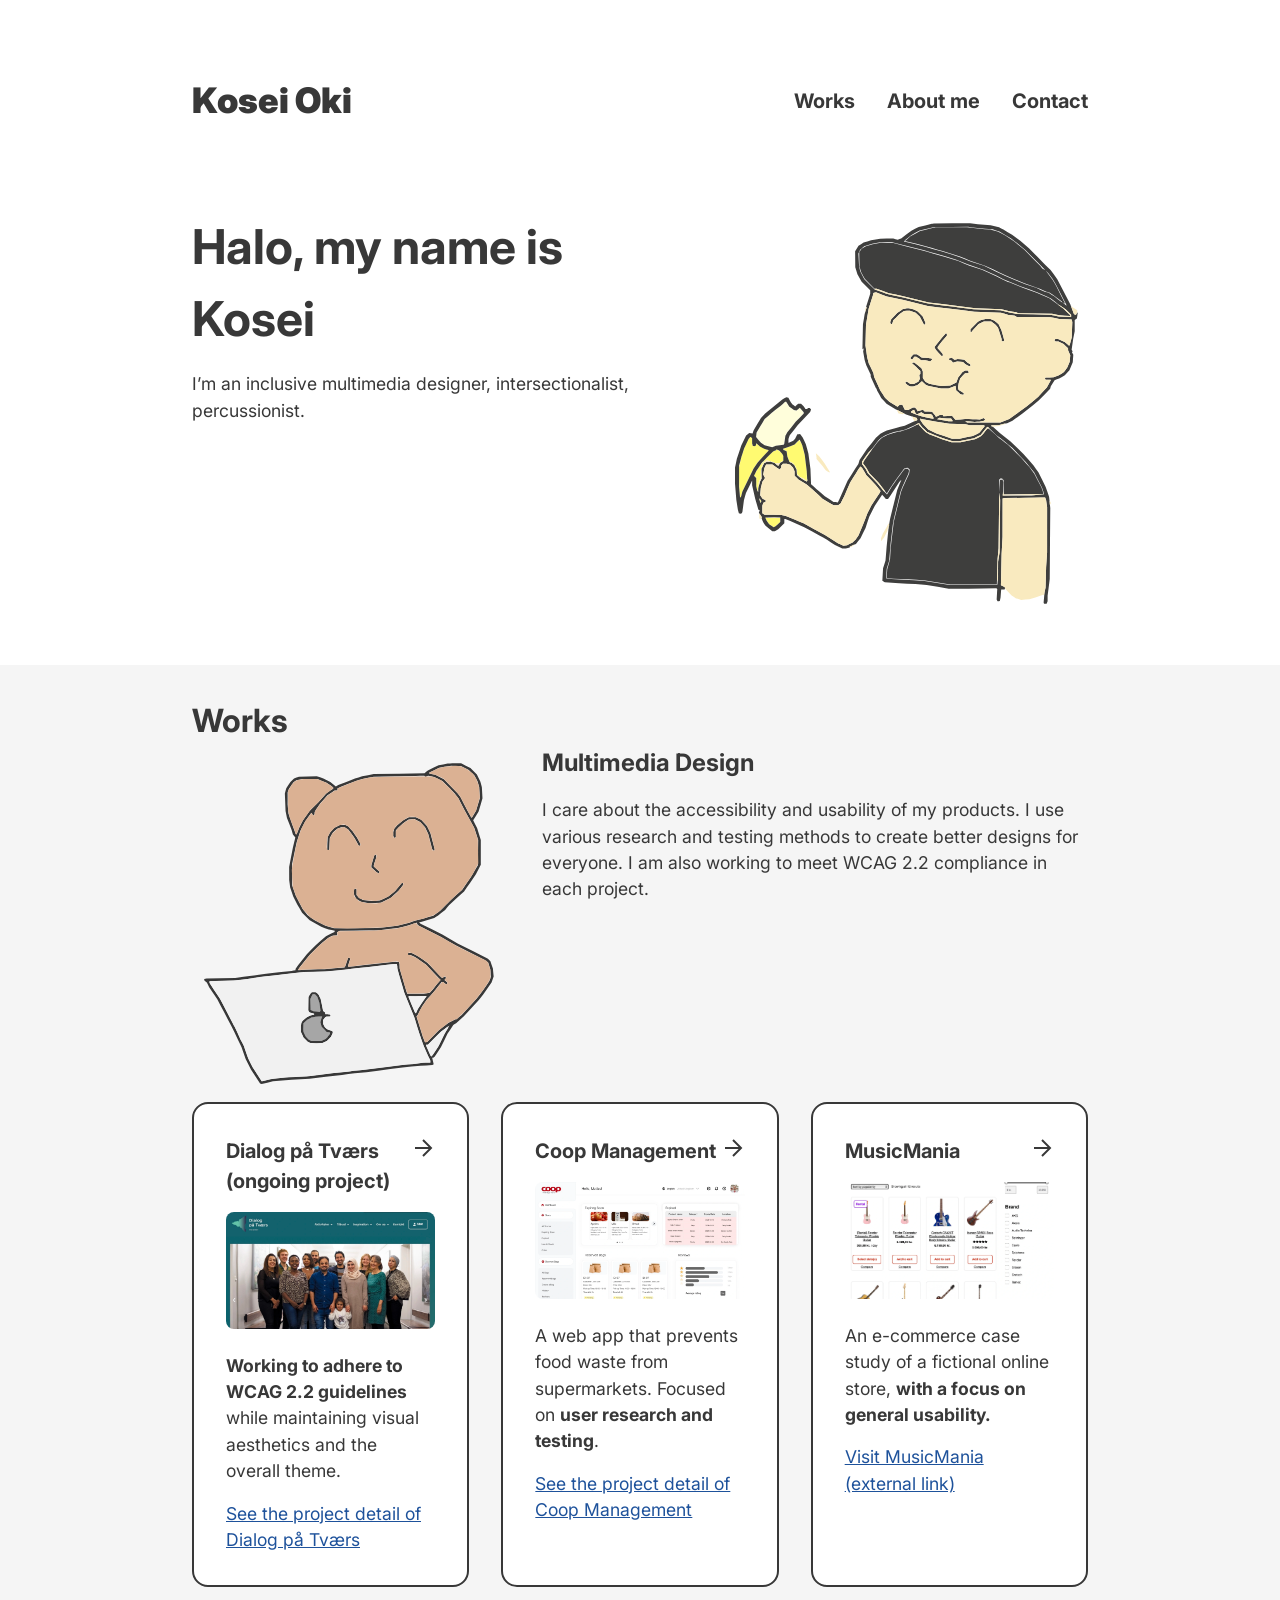
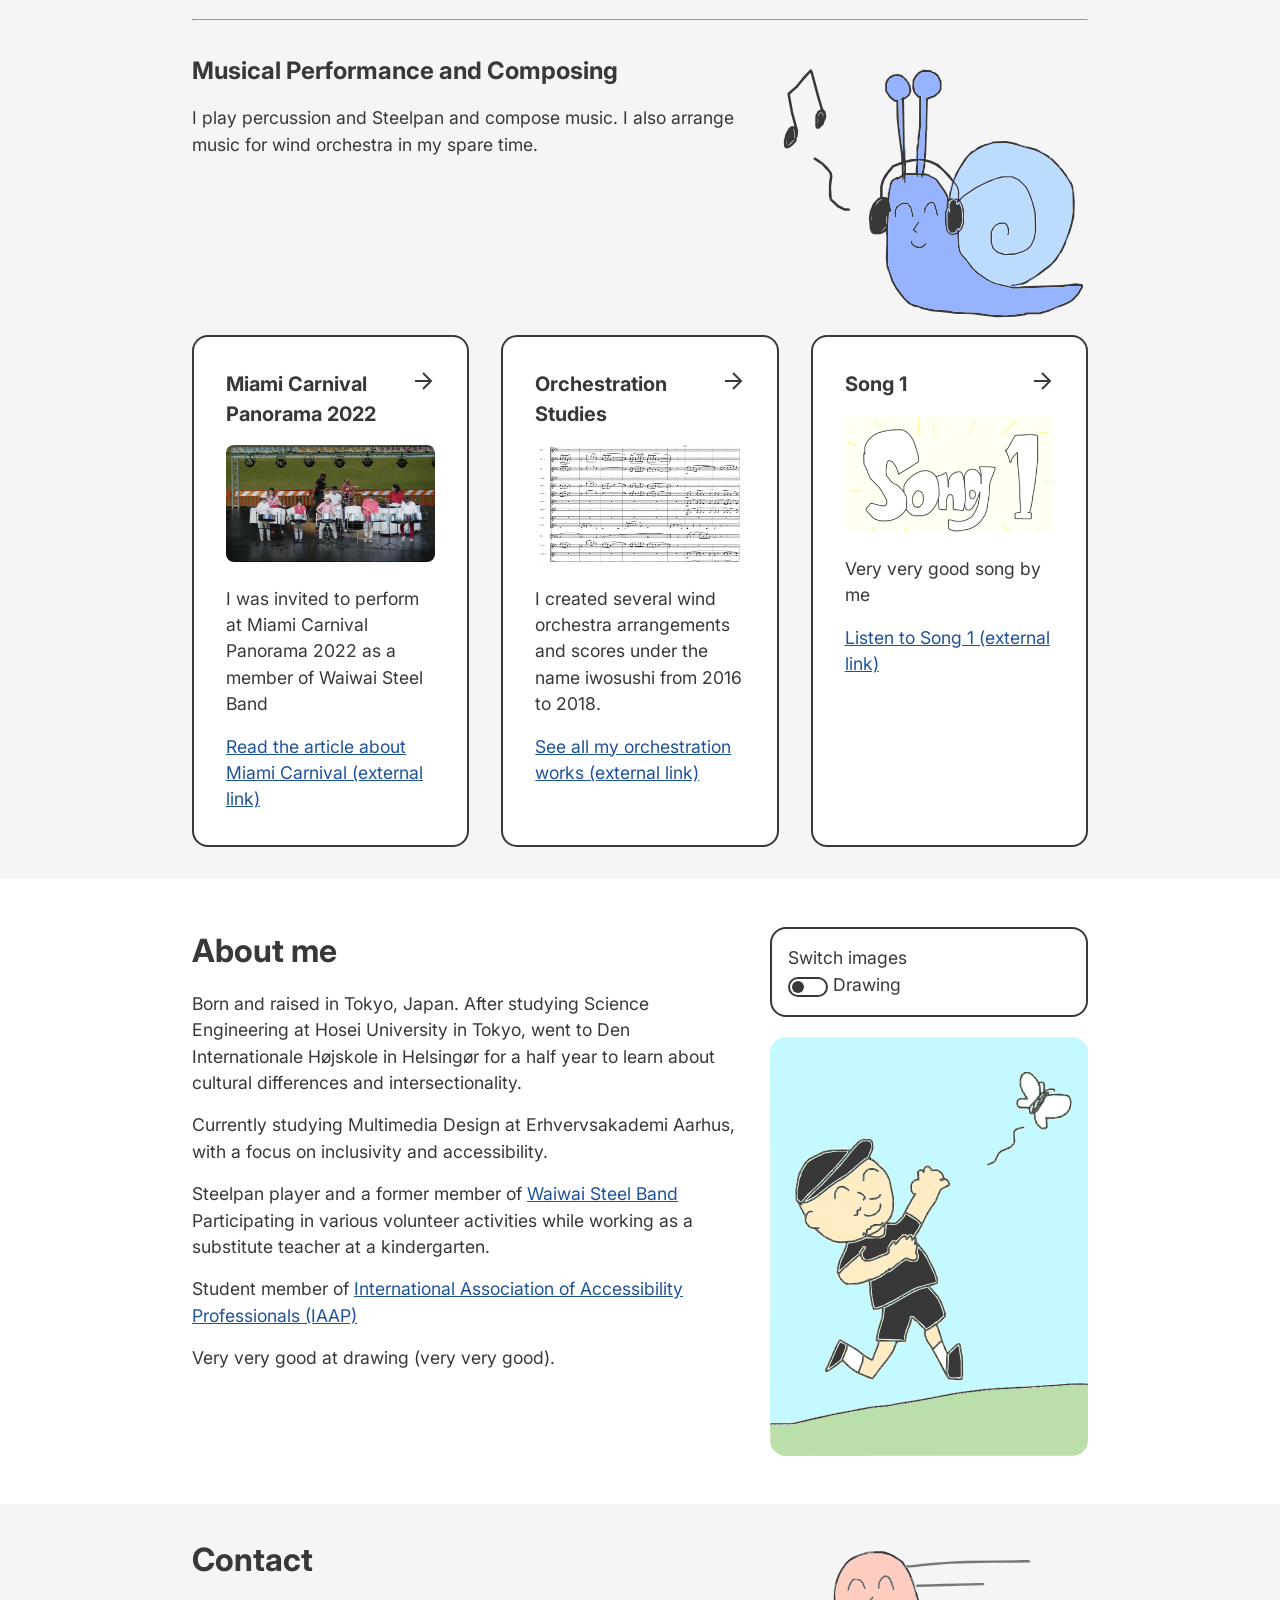
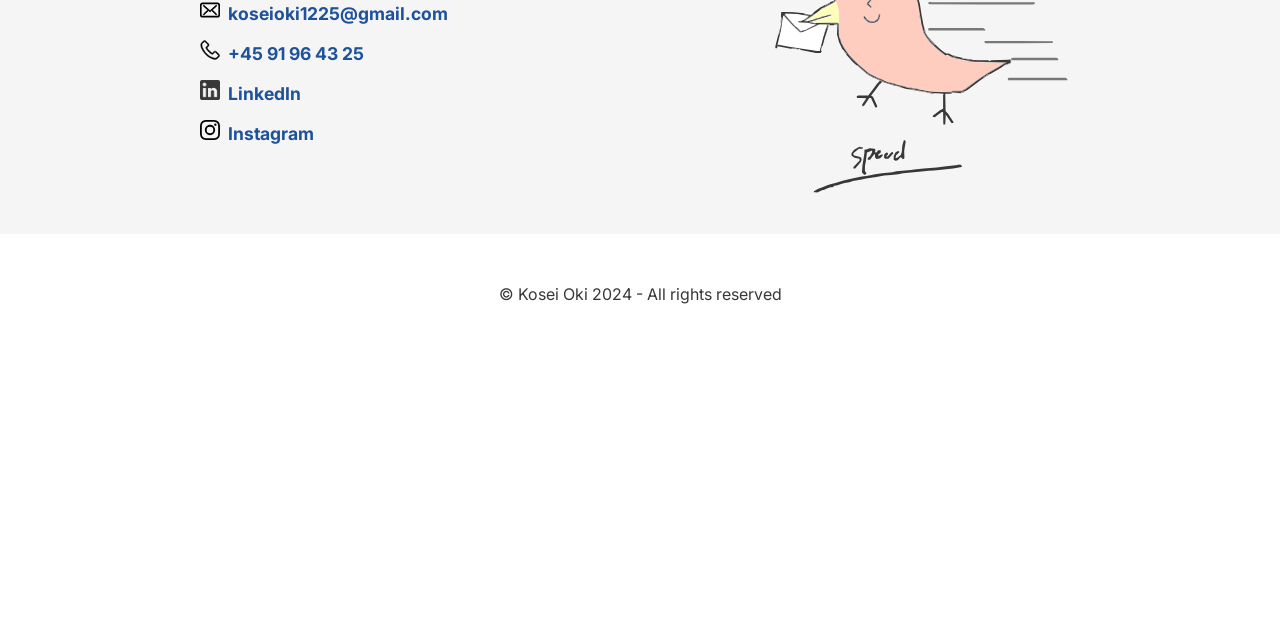
<file: index.html>
<!DOCTYPE html>
<html lang="en">

<head>
  <!-- Google tag (gtag.js) -->
  <script async src="https://www.googletagmanager.com/gtag/js?id=G-3NWEM13QQT"></script>
  <script>
    window.dataLayer = window.dataLayer || [];
    function gtag() { dataLayer.push(arguments); }
    gtag('js', new Date());

    gtag('config', 'G-3NWEM13QQT');
  </script>
  <meta charset="UTF-8">
  <meta name="viewport" content="width=device-width, initial-scale=1.0">
  <meta http-equiv="X-UA-Compatible" content="ie=edge">
  <meta name="description"
    content="Halo, my name is Kosei I’m an inclusive multimedia designer, intersectionalist, percussionist.">
  <title>Kosei Oki</title>
  <link rel="stylesheet" href="css/style.css">
</head>

<body>
  <!-- Skip link -->
  <a id="skip-link" class="transition" href="#main-content">Skip to Content</a>

  <!-- Header -->
  <header class="page-width section-margin-padding">
    <div id="header-container">
      <a id="title" href="./" class="transition">Kosei Oki</a>
      <nav id="navigation-links">
        <a href="#works" class="nav-link-text transition">Works</a>
        <a href="#about-me" class="nav-link-text transition">About me</a>
        <a href="#contact" class="nav-link-text transition">Contact</a>
      </nav>

    </div>
  </header>

  <main id="main-content">

    <!-- Halo! -->
    <section class="page-width section-margin-padding flex-layout-container">
      <div>
        <h1 aria-label="Halloh, my name is Có-say">Halo, my name is Kosei</h1>
        <p>I’m an inclusive multimedia designer, intersectionalist, percussionist.</p>
      </div>
      <div>
        <img class="top-image" src="images/eating-a-banana.svg"
          alt="a drawing of myself, eating a banana, wearing a black cap">
      </div>

    </section>

    <!-- Works -->
    <div class="grey-background">
      <section id="works" class="page-width section-margin-padding">
        <h2>Works</h2>

        <!-- Multimedeia design -->
        <section>
          <div class="flex-layout-container reverse-direction">
            <div>
              <h3>Multimedia Design</h3>

              <p>I care about the accessibility and usability of my products. I use various research and testing methods
                to
                create better designs for everyone. I am also working to meet WCAG 2.2 compliance in each project.</p>
            </div>
            <div>
              <img class="side-image" id="bear-image" src="images/pc-bear.svg"
                alt="a drawing of a smily bear using a MacBook">
            </div>
          </div>


          <div class="grid">

            <article class="grid-card transition" data-target="./dialog-paa-tvaers" tabindex="0">
              <div class="grid-title">
                <h4>Dialog på Tværs (ongoing project)</h4>
                <img src="images/arrow.svg" alt="" class="arrows">
              </div>
              <img class="work-images" src="images/dialog-paa-tvaers.webp" alt="">
              <p><strong>Working to adhere to WCAG 2.2 guidelines</strong> while maintaining visual aesthetics and the
                overall theme.</p>
              <a class="link-text" tabindex="-1" href="./dialog-paa-tvaers">See the project detail of Dialog på
                Tværs</a>
            </article>



            <article class="grid-card transition" data-target="./coop-management" tabindex="0">

              <div class="grid-title">
                <h4>Coop Management</h4>
                <img src="images/arrow.svg" alt="" class="arrows">
              </div>
              <img class="work-images" src="images/coop-management.webp" alt="">
              <p>A web app that prevents food waste from supermarkets.
                Focused on <strong>user research and testing</strong>.</p>

              <a class="link-text" tabindex="-1" href="./coop-management">See the project detail of Coop
                Management</a>
            </article>

            <article class="grid-card transition" data-target="./musicmania" tabindex="0">
              <div class="grid-title">
                <h4>MusicMania</h4>
                <img src="images/arrow.svg" alt="" class="arrows">
              </div>
              <img class="work-images" src="images/musicmania.webp" alt="">
              <p>An e-commerce case study of a fictional online store, <strong>with a focus on general usability.</strong></p>
              <a class="link-text" tabindex="-1" href="./musicmania">Visit
                MusicMania (external link)</a>

            </article>
          </div>
        </section>
        <hr>
        <!-- Musicla performance -->
        <section>

          <div class="flex-layout-container">
            <div>
              <h3>Musical Performance and Composing</h3>
              <p>I play percussion and Steelpan and compose music. I also arrange music for wind orchestra in my spare
                time.
              </p>

            </div>
            <div>
              <img class="side-image" src="images/escargo.svg"
                alt="a drawing of an escargo wearing a pair of headphones and listening to music">
            </div>

          </div>


          <div class="grid">
            <article class="grid-card transition"
              data-target="https://wsvn.com/entertainment/deco-drive/japans-waiwai-steel-band-to-show-off-skills-at-miami-carnival-panorama/"
              tabindex="0">

              <div class="grid-title">
                <h4>Miami Carnival Panorama 2022</h4>
                <img src="images/arrow.svg" alt="" class="arrows">
              </div>

              <img class="work-images" src="images/miami-carnival.webp" alt="">
              <p>I was invited to perform at Miami Carnival Panorama 2022 as a member of Waiwai Steel Band</p>
              <a class="link-text" tabindex="-1"
                href="https://wsvn.com/entertainment/deco-drive/japans-waiwai-steel-band-to-show-off-skills-at-miami-carnival-panorama/">Read
                the article about Miami Carnival (external link)</a>
            </article>

            <article class="grid-card transition" data-target="https://soundcloud.com/verywosushi" tabindex="0">

              <div class="grid-title">
                <h4>Orchestration Studies</h4>
                <img src="images/arrow.svg" alt="" class="arrows">
              </div>

              <img class="work-images" src="images/orchestration.webp" alt="">
              <p>I created several wind orchestra arrangements and scores under the name iwosushi from 2016 to 2018.</p>
              <a class="link-text" tabindex="-1" href="https://soundcloud.com/verywosushi">See all my orchestration
                works
                (external link)</a>
            </article>

            <article class="grid-card transition" data-target="https://soundcloud.com/koseioki/song1" tabindex="0">
              <div class="grid-title">
                <h4>Song 1</h4>

                <img src="images/arrow.svg" alt="" class="arrows">
              </div>
              <img class="work-images" src="images/song1.webp" alt="">
              <p>Very very good song by me</p>
              <a class="link-text" tabindex="-1" href="https://soundcloud.com/koseioki/song1">Listen to Song 1
                (external
                link)</a>

            </article>
          </div>
        </section>

      </section>
    </div>

    <!-- About me -->

    <section id="about-me" class="page-width section-margin-padding flex-layout-container">

      <div>
        <h2>About me</h2>
        <p>Born and raised in Tokyo, Japan. After studying Science Engineering at Hosei University in Tokyo, went to Den
          Internationale Højskole in Helsingør for a half year to learn about cultural differences and
          intersectionality.</p>
        <p>Currently studying Multimedia Design at Erhvervsakademi Aarhus, with a focus on inclusivity and
          accessibility.</p>
        <p>Steelpan player and a former member of <a class="link-text" href="https://waiwaisteelband.com">Waiwai Steel
            Band</a>
          Participating in various volunteer activities while working as a substitute teacher at a kindergarten.</p>
        <p>Student member of <a class="link-text" href="https://www.accessibilityassociation.org/s/">International
            Association of Accessibility Professionals (IAAP)</a></p>
        <p>Very very good at drawing (very very good).</p>
      </div>
      <div>
        <!-- Switch -->
        <div role="switch" aria-checked="false" tabindex="0">
          <span class="label">Switch images</span>
          <div>
          <span class="switch">
            <span></span>
          </span>
          <span class="on" aria-hidden="true">Picture</span>
          <span class="off" aria-hidden="true">Drawing</span>
        </div>
        </div>

        <!-- Image placeholders to toggle -->
        <div class="image-container">
          <img src="./images/chasing-a-butterfly.svg" alt="a drawing of myself, chasing a white butterfly in the meadow"
            class="toggle-image img1 side-image">
          <img src="./images/me-on-the-ride.webp" alt="Smiling selfie of myself riding an orange bike while wearing a helmet" class="toggle-image img2 side-image">
        </div>

      </div>
    </section>




    <!-- Contact -->
    <div class="grey-background">
      <section id="contact" class="page-width section-margin-padding flex-layout-container">
        <div>
          <h2>Contact</h2>
          <ul id="contact-list">

            <li>
              <a class="contact-link transition" href="mailto:koseioki1225@gmail.com"
                aria-label="Email address, koseioki1225@gmail.com">
                <img class="icon" src="images/envelope-svgrepo-com.svg" alt=""><span
                  style="margin-left:0.5rem;">koseioki1225@gmail.com</span>
              </a>
            </li>

            <li>
              <a class="contact-link transition" href="tel:+4591964325" aria-label="phone number, +45 91 96 43 25">
                <img class="icon" src="images/phone-call-svgrepo-com.svg" alt=""><span style="margin-left:0.5rem;">+45
                  91
                  96
                  43 25</span>
              </a>
            </li>

            <li>
              <a class="contact-link transition" href="https://www.linkedin.com/in/kosei-oki-340129234/"
                aria-label="LinkedIn" target="_blank" rel="noopener noreferrer">
                <img class="icon" src="images/linkedin.png" alt=""><span style="margin-left:0.5rem;">LinkedIn</span>
              </a>
            </li>

            <li>
              <a class="contact-link transition" href="https://www.instagram.com/koseioki1225/" aria-label="Instagram"
                target="_blank" rel="noopener noreferrer">
                <img class="icon" src="images/Instagram_Glyph_Black.svg" alt=""><span
                  style="margin-left:0.5rem;">Instagram</span>
              </a>
            </li>
          </ul>
        </div>
        <img class="side-image" src="images/speed.svg"
          alt="a drawing of a red bird, having an envelope in its beak, the text underneath says, speed">
      </section>
    </div>

  </main>
  <footer class="page-width section-margin-padding">
    © Kosei Oki 2024 - All rights reserved
  </footer>

  <script src="js/js.js"></script>
</body>

</html>
</file>
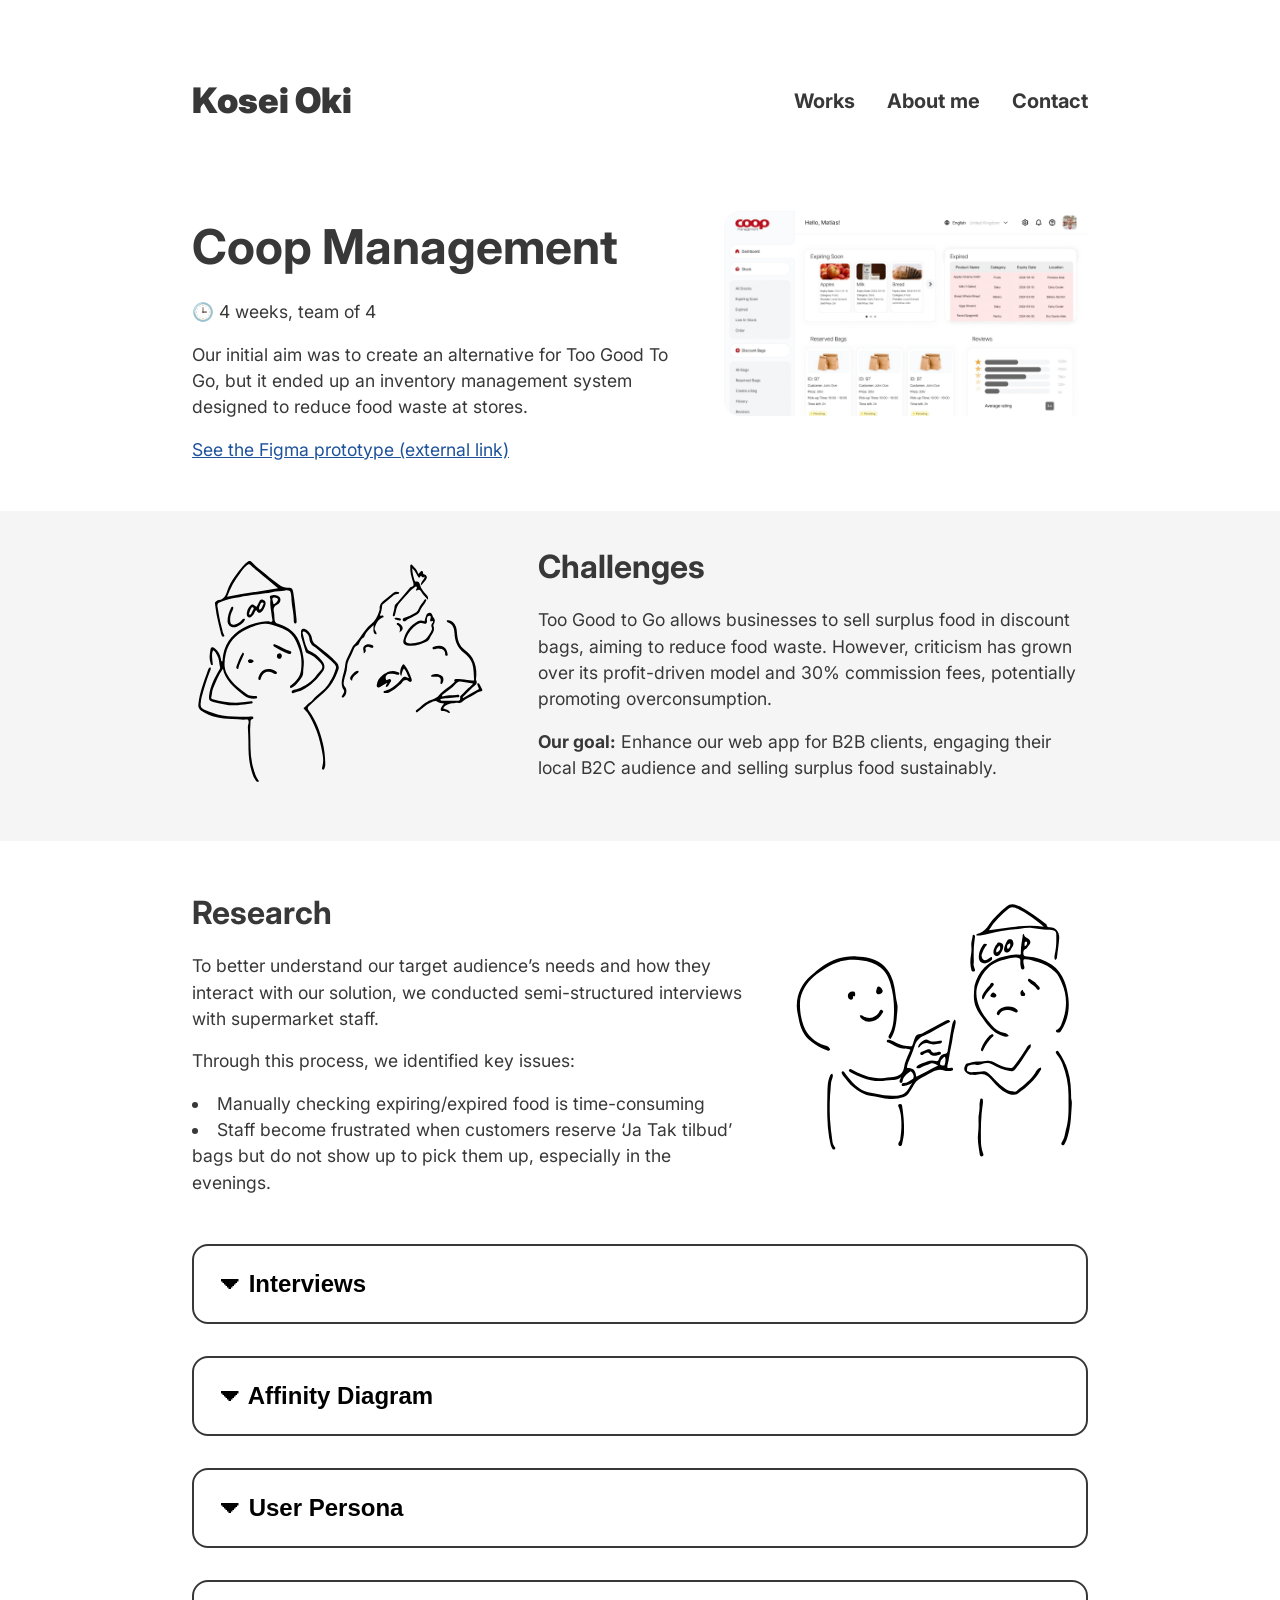
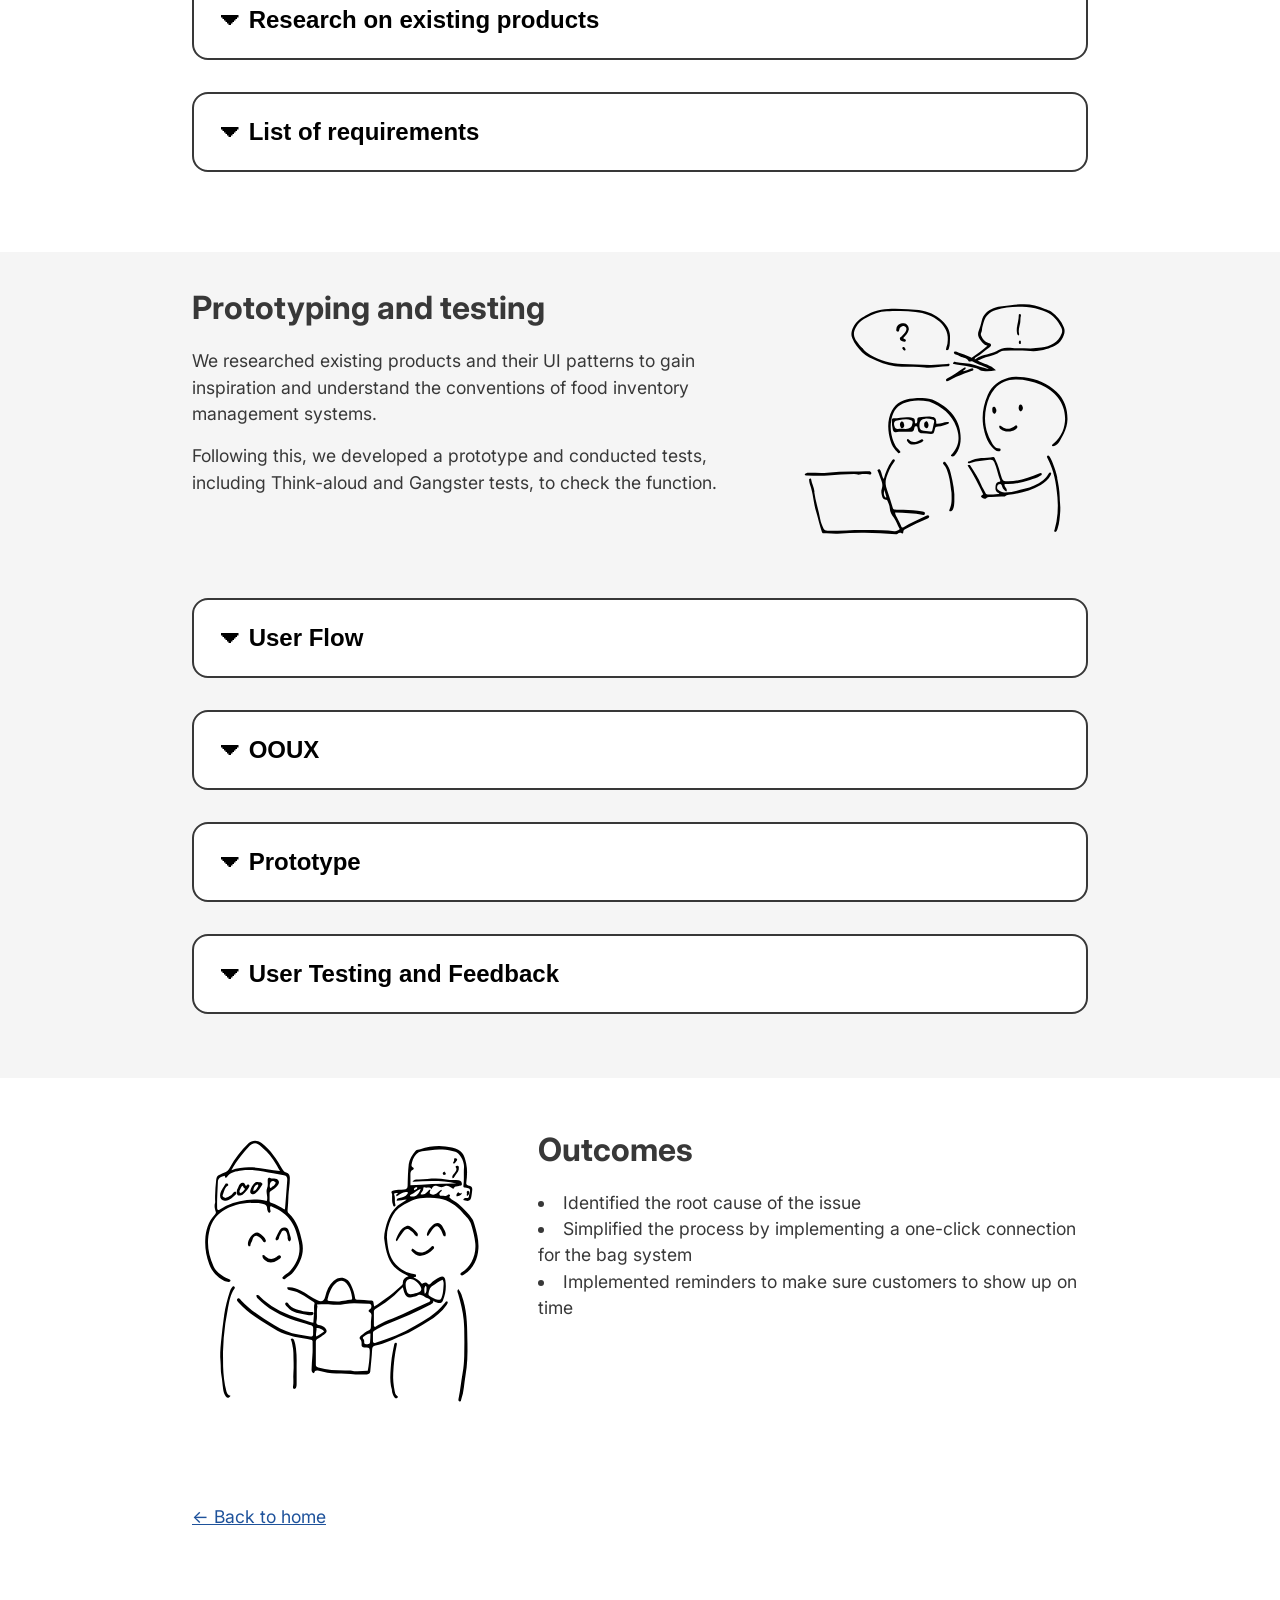
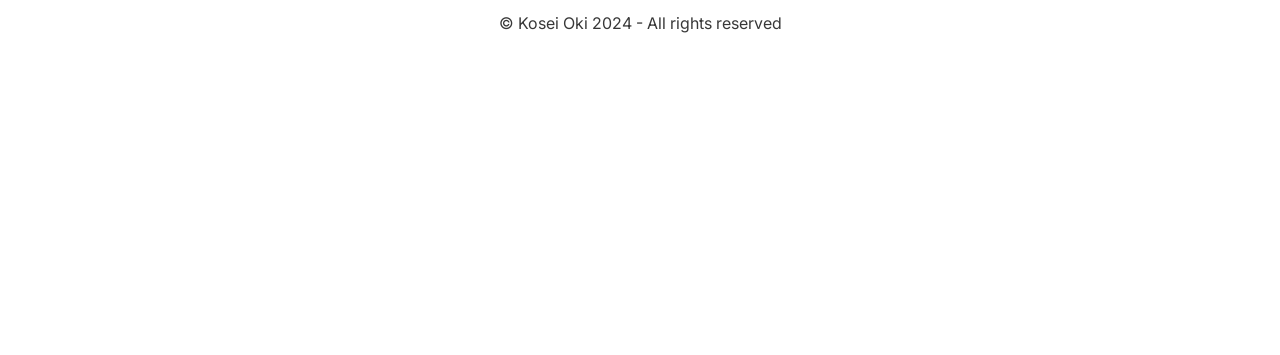
<file: coop-management/index.html>
<!DOCTYPE html>
<html lang="en">

<head>
    <!-- Google tag (gtag.js) -->
    <script async src="https://www.googletagmanager.com/gtag/js?id=G-3NWEM13QQT"></script>
    <script>
        window.dataLayer = window.dataLayer || [];
        function gtag() { dataLayer.push(arguments); }
        gtag('js', new Date());

        gtag('config', 'G-3NWEM13QQT');
    </script>
    <meta charset="UTF-8">
    <meta name="viewport" content="width=device-width, initial-scale=1.0">
    <meta http-equiv="X-UA-Compatible" content="ie=edge">
    <meta name="description"
        content="Halo, my name is Kosei I’m an inclusive multimedia designer, intersectionalist, percussionist.">
    <title>Coop Management - Kosei Oki</title>
    <link rel="stylesheet" href="../css/style.css">
    <link rel="stylesheet" href="../css/project-details.css">
</head>

<body>
    <!-- Skip link -->
    <a id="skip-link" class="transition" href="#main-content">Skip to Content</a>

    <!-- Header -->
    <header class="page-width section-margin-padding">
        <div id="header-container">
            <a id="title" href="../" class="transition">Kosei Oki</a>
            <nav id="navigation-links">
                <a href="../#works" class="nav-link-text transition">Works</a>
                <a href="../#about-me" class="nav-link-text transition">About me</a>
                <a href="../#contact" class="nav-link-text transition">Contact</a>
            </nav>

        </div>
    </header>

    <main id="main-content">

        <!-- The Modal -->
        <div id="myModal" class="modal" tabindex="-1">
            <span class="close" tabindex="0">&times;</span>
            <img class="modal-content" id="img01" alt="">
            <div id="caption"></div>
        </div>

        <!-- Project title -->
        <section class="page-width section-margin-padding flex-layout-container">
            <div>
                <h1>Coop Management</h1>
                <p><span aria-hidden="true">🕒 </span>4 weeks, team of 4</p>
                <p>Our initial aim was to create an alternative for Too Good To Go, but it ended up an inventory
                    management
                    system designed to reduce food waste at stores.</p>

                <a class="link-text"
                    href="https://www.figma.com/design/AjO8pkzVo5I2uGvygH33Si/Coop-Management?node-id=1-3&t=I3DgrdxfzOHKXG2A-1">
                    See the Figma prototype (external link)
                </a>
            </div>
            <div>
                <img class="top-image" src="../images/coop-management.webp" alt="">
            </div>

        </section>



        <!-- Challanges -->
        <div class="grey-background">
            <section class="page-width section-margin-padding flex-layout-container reverse-direction">
                <div>
                    <h2>Challenges</h2>
                    <p>Too Good to Go allows businesses to sell surplus food in discount bags, aiming to reduce food
                        waste.
                        However, criticism has grown over its profit-driven model and 30% commission fees, potentially
                        promoting overconsumption.
                    </p>
                    <p><strong>Our goal:</strong> Enhance our web app for B2B clients, engaging their local B2C audience
                        and
                        selling surplus food sustainably.</p>
                </div>
                <div>
                    <img class="side-image" src="../images/coop-management/challenges.svg"
                        alt="A drawing of a Coop staff member holding their head and looking confused">
                </div>

            </section>
        </div>

        <!-- Research -->
        <section class="page-width section-margin-padding">

            <div class="flex-layout-container">
                <div>
                    <h2>
                        Research
                    </h2>
                    <p>
                        To better understand our target audience’s needs and how they interact with our solution, we
                        conducted
                        semi-structured interviews with supermarket staff.
                    </p>
                    <p>
                        Through this process, we identified key issues:</p>
                    <ul>
                        <li>
                            Manually checking expiring/expired food is time-consuming
                        </li>
                        <li>
                            Staff become frustrated when customers reserve ‘Ja Tak tilbud’ bags but do not show up to
                            pick them
                            up, especially in the evenings.
                        </li>
                    </ul>
                </div>
                <div>
                    <img class="side-image" src="../images/coop-management/research.svg"
                        alt="A drawing of a person interviewing the Coop staff member">

                </div>
            </div>

            <div class="accordion" role="tablist">
                <div class="accordion-item">
                    <h3><button class="accordion-header" id="heading1" aria-expanded="false" aria-controls="content1">
                            <span aria-hidden="true">⏷</span> Interviews
                        </button>
                    </h3>
                    <div id="content1" class="accordion-content" role="region" aria-labelledby="heading1">
                        <p>We interviewed Kvickly Viby J employees in the bakery, meat, and produce sections to
                            understand their needs and priorities. Using open-ended questions, we followed qualitative
                            research design principles, letting interviewees guide the conversation.</p>
                    </div>
                </div>
                <div class="accordion-item">
                    <h3><button class="accordion-header" id="heading2" aria-expanded="false" aria-controls="content2">
                            <span aria-hidden="true">⏷</span> Affinity Diagram
                        </button></h3>
                    <div id="content2" class="accordion-content" role="region" aria-labelledby="heading2">
                        <div class="flex-layout-container">
                            <p>Following our desk research and interviews, we analysed the data using an Affinity
                                Diagram.
                                We found that employees are frustrated with manual expiration checks, unpicked ‘Ja Tak
                                tilbud’ bags, slow app performance, and a expensive discount bag-selling app.</p>

                            <div class="image-container" tabindex="0">
                                <img src="../images/coop-management/affinity-diagram.png" class="clickable-image"
                                    alt="A table of data categorised by types of users, daily working routines, user goals, and other related categories" />
                                <p class="click-to-enlarge">Click to enlarge</p>
                            </div>
                        </div>

                    </div>

                </div>
                <div class="accordion-item">
                    <h3><button class="accordion-header" id="heading3" aria-expanded="false" aria-controls="content3">
                            <span aria-hidden="true">⏷</span> User Persona
                        </button></h3>
                    <div id="content3" class="accordion-content" role="region" aria-labelledby="heading3">
                        <div class="flex-layout-container">
                            <div>
                                <p>Using insights from the Affinity Diagram, we created a User Persona, Matias Petersen,
                                    who
                                    represents our target audience. His objectives and frustrations guided our focus of
                                    whom
                                    we
                                    were making this solution for.</p>
                                <p>Considering his goals of managing stocks and selling surplus food, we decided to
                                    create a
                                    combination of a stock management and a discount bag platform.</p>
                            </div>

                            <div class="image-container" tabindex="0">
                                <img src="../images/coop-management/user-persona.png" class="clickable-image"
                                    alt="A user persona with his daily work, current solutions, user goals, business objectives, and pain points and frustrations" />
                                <p class="click-to-enlarge">Click to enlarge</p>
                            </div>
                        </div>

                    </div>
                </div>
                <div class="accordion-item">
                    <h3><button class="accordion-header" id="heading4" aria-expanded="false" aria-controls="content4">
                            <span aria-hidden="true">⏷</span> Research on existing products
                        </button></h3>
                    <div id="content4" class="accordion-content" role="region" aria-labelledby="heading4">
                        <p>We looked up some existing products and their UI patterns to gain inspiration and understand
                            the conventions of food inventory management systems.</p>
                    </div>
                </div>
                <div class="accordion-item">
                    <h3><button class="accordion-header" id="heading5" aria-expanded="false" aria-controls="content5">
                            <span aria-hidden="true">⏷</span> List of requirements
                        </button></h3>
                    <div id="content5" class="accordion-content" role="region" aria-labelledby="heading5">
                        <div class="flex-layout-container">
                            <p>We’ve compiled a comprehensive list of solution requirements based on our previous
                                findings.
                                This will serve as a blueprint for designing the website. Using a solid grasp of our
                                target
                                audience and the problem, we started to develop an effective solution.</p>



                            <div class="image-container" tabindex="0">
                                <img src="../images/coop-management/list-of-requiements.png" class="clickable-image"
                                    alt="A list of features needed for the product, including types of devices, 'Ya Tak' features, and components for the inventory management section" />
                                <p class="click-to-enlarge">Click to enlarge</p>
                            </div>
                        </div>

                    </div>
                </div>
            </div>

        </section>

        <div class="grey-background">
            <section class="page-width section-margin-padding">

                <div class="flex-layout-container">
                    <div>
                        <h2>
                            Prototyping and testing
                        </h2>
                        <p>We researched existing products and their UI patterns to gain inspiration and understand the
                            conventions of
                            food inventory management systems.</p>
                        <p>Following this, we developed a prototype and conducted tests, including Think-aloud and
                            Gangster
                            tests, to
                            check the function.</p>
                    </div>
                    <div>
                        <img class="side-image" src="../images/coop-management/prototyping.svg"
                            alt="A drawing of two people conducting user testing on a laptop">
                    </div>
                </div>


                <div class="accordion" role="tablist">
                    <div class="accordion-item">
                        <h3><button class="accordion-header" id="heading6" aria-expanded="false"
                                aria-controls="content6">
                                <span aria-hidden="true">⏷</span> User Flow
                            </button>
                        </h3>
                        <div id="content6" class="accordion-content" role="region" aria-labelledby="heading6">
                            <p>Before building prototyping, we created a User Flow to organise how users would navigate
                                the
                                website to access the information they require.</p>
                            <div class="image-container" tabindex="0">
                                <img src="../images/coop-management/user-flow.png" class="clickable-image"
                                    alt="A comprehensive user flow that begins with logging in and leads to various sections, including help, inventory management, profile, and more" />
                                <p class="click-to-enlarge">Click to enlarge</p>
                            </div>
                        </div>
                    </div>
                    <div class="accordion-item">
                        <h3><button class="accordion-header" id="heading7" aria-expanded="false"
                                aria-controls="content7">
                                <span aria-hidden="true">⏷</span> OOUX
                            </button></h3>
                        <div id="content7" class="accordion-content" role="region" aria-labelledby="heading7">
                            <p>To structure the elements listed for various pages, we developed Object-Oriented User
                                Experience
                                (OOUX) schemes. These schemes organise and prioritise elements to enhance user
                                navigation and
                                interaction.</p>
                            <div class="image-container" tabindex="0">
                                <img src="../images/coop-management/ooux.png" class="clickable-image"
                                    alt="An overview of OOUX integrated into the user flow, featuring tables from each section that display lists." />
                                <p class="click-to-enlarge">Click to enlarge</p>
                            </div>
                        </div>
                    </div>
                    <div class="accordion-item">
                        <h3><button class="accordion-header" id="heading8" aria-expanded="false"
                                aria-controls="content8">
                                <span aria-hidden="true">⏷</span> Prototype
                            </button></h3>
                        <div id="content8" class="accordion-content" role="region" aria-labelledby="heading8">
                            <p>We designed a Lo-Fi prototype using Figma, focusing more on functionality and user flow
                                rather
                                than visual aesthetics. This approach allows for easier modification after identifying
                                flow
                                flaws during usability testing.</p>
                            <div class="image-container" tabindex="0">
                                <img src="../images/coop-management/lo-fi.png" class="clickable-image"
                                    alt="A prototype with layouts and headings, but without images or detailed text, featuring placeholder images in grayscale" />
                                <p class="click-to-enlarge">Click to enlarge</p>
                            </div>
                        </div>
                    </div>
                    <div class="accordion-item">
                        <h3><button class="accordion-header" id="heading9" aria-expanded="false"
                                aria-controls="content9">
                                <span aria-hidden="true">⏷</span> User Testing and Feedback
                            </button></h3>
                        <div id="content9" class="accordion-content" role="region" aria-labelledby="heading9">
                            <p>We conducted usability testing sessions on the Lo-Fi prototype to ensure that the
                                functions were
                                working as we intended.</p>
                            <p>
                                During the test, we followed the “Think Aloud” method to understand why and where the
                                testers
                                were having trouble finding the right information and what was causing confusion. We
                                asked 5
                                people to test the solution, since this number is the “sweet spot” to identify any
                                crucial
                                defects.
                            </p>
                            <div class="image-container" tabindex="0">
                                <img src="../images/coop-management/user-testing.png" class="clickable-image"
                                    alt="A table of testing tasks and results, with tasks that participants could not complete marked in red" />
                                <p class="click-to-enlarge">Click to enlarge</p>
                            </div>
                            <p>After conducting tests, we created a grid to capture feedback. This would help us
                                organise and
                                better understand what changes had to be made in the coming Hi-Fi prototype based on the
                                users’
                                likes, criticisms, questions, and ideas</p>

                            <div class="image-container" tabindex="0">
                                <img src="../images/coop-management/feedback-grid.png" class="clickable-image"
                                    alt="A grid of feedback divided into four categories: Criticisms, Ideas, Likes, and Questions" />
                                <p class="click-to-enlarge">Click to enlarge</p>
                            </div>
                            <p>In addition, we conducted a Gangster test, in order to check if the site navigation is
                                clear
                                enough to users so that they know which part of the web app they are on. This helped us
                                to
                                create a clear navigation that provides orientation cues for users, which reduces the
                                chances of
                                them making the wrong choices amongst the navigation options.</p>
                            <div class="image-container" tabindex="0">
                                <img src="../images/coop-management/gangster-test.png" class="clickable-image"
                                    alt="A table of gangster testing tasks and results, with tasks that participants could not complete marked in red" />
                                <p class="click-to-enlarge">Click to enlarge</p>
                            </div>
                        </div>
                    </div>

                </div>

            </section>
        </div>

        <section class="page-width section-margin-padding flex-layout-container reverse-direction">
            <div>
                <h2>
                    Outcomes
                </h2>

                <ul>
                    <li>Identified the root cause of the issue
                    </li>
                    <li>Simplified the process by implementing a one-click connection for the bag system
                    </li>
                    <li>Implemented reminders to make sure customers to show up on time
                    </li>
                </ul>
            </div>

            <div>
                <img class="side-image" src="../images/coop-management/outcomes.svg"
                    alt="A drawing of the Coop staff member handing a bag to a smiling customer, both smiling">
            </div>
        </section>

        <div class="page-width section-margin-padding">
            <a class="link-text" href="../">
                <span aria-hidden="true">← </span>Back to home
            </a>
        </div>

    </main>
    <footer class="page-width section-margin-padding">
        © Kosei Oki 2024 - All rights reserved
    </footer>

    <script src="../js/js.js"></script>
</body>

</html>
</file>
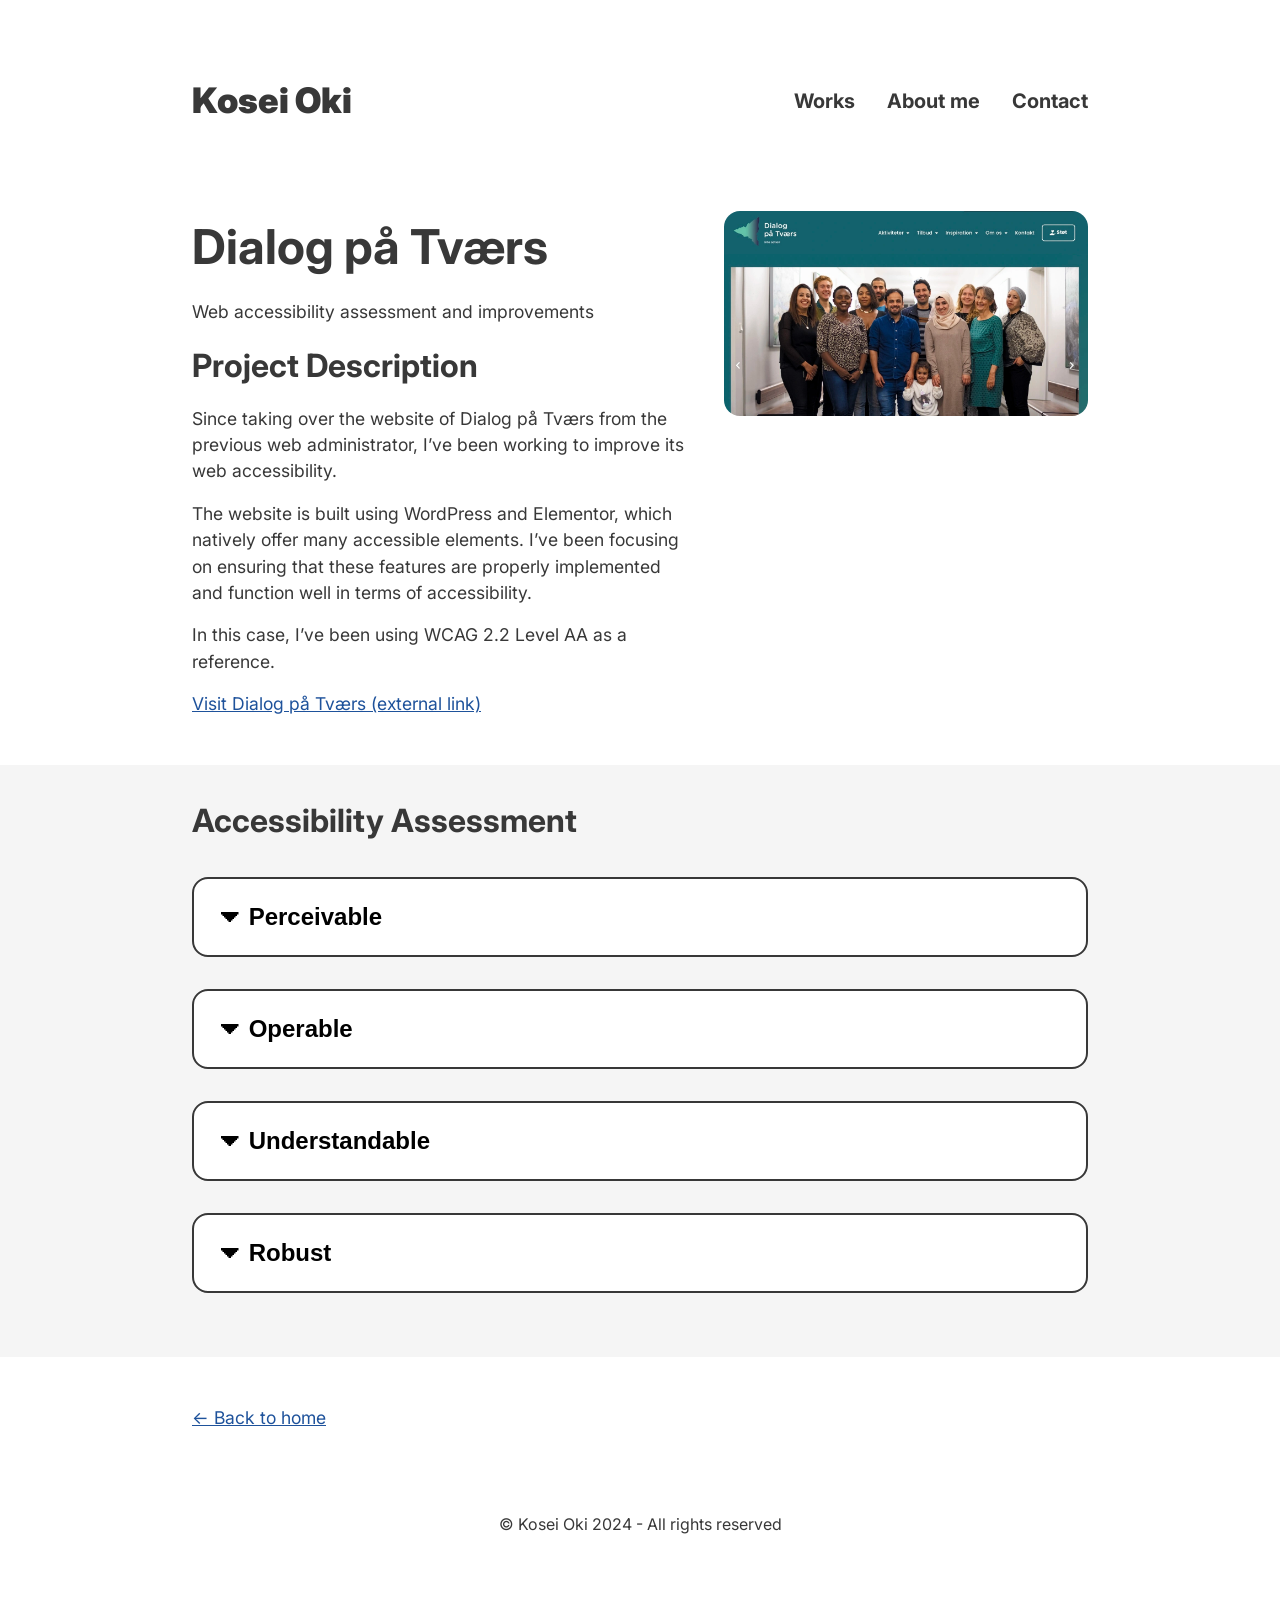
<file: dialog-paa-tvaers/index.html>
<!DOCTYPE html>
<html lang="en">

<head>
    <!-- Google tag (gtag.js) -->
    <script async src="https://www.googletagmanager.com/gtag/js?id=G-3NWEM13QQT"></script>
    <script>
        window.dataLayer = window.dataLayer || [];
        function gtag() { dataLayer.push(arguments); }
        gtag('js', new Date());

        gtag('config', 'G-3NWEM13QQT');
    </script>
    <meta charset="UTF-8">
    <meta name="viewport" content="width=device-width, initial-scale=1.0">
    <meta http-equiv="X-UA-Compatible" content="ie=edge">
    <meta name="description"
        content="Halo, my name is Kosei I’m an inclusive multimedia designer, intersectionalist, percussionist.">
    <title>Dialog på Tværs - Kosei Oki</title>
    <link rel="stylesheet" href="../css/style.css">
    <link rel="stylesheet" href="../css/project-details.css">
</head>

<body>
    <!-- Skip link -->
    <a id="skip-link" class="transition" href="#main-content">Skip to Content</a>

    <!-- Header -->
    <header class="page-width section-margin-padding">
        <div id="header-container">
            <a id="title" href="../" class="transition">Kosei Oki</a>
            <nav id="navigation-links">
                <a href="../#works" class="nav-link-text transition">Works</a>
                <a href="../#about-me" class="nav-link-text transition">About me</a>
                <a href="../#contact" class="nav-link-text transition">Contact</a>
            </nav>

        </div>
    </header>

    <main id="main-content">

        <!-- The Modal -->
        <div id="myModal" class="modal" tabindex="-1">
            <span class="close" tabindex="0">&times;</span>
            <img class="modal-content" id="img01" alt="">
            <div id="caption"></div>
        </div>

        <!-- Project title -->
        <section class="page-width section-margin-padding flex-layout-container">
            <div>
                <h1>Dialog på Tværs</h1>
                <p>Web accessibility assessment and improvements</p>

                <h2>Project Description</h2>
                <p>
                    Since taking over the website of Dialog på Tværs from the previous web administrator, I’ve been
                    working
                    to improve its web accessibility.</p>

                <p>
                    The website is built using WordPress and Elementor, which natively offer many accessible elements.
                    I’ve
                    been focusing on ensuring that these features are properly implemented and function well in terms of
                    accessibility.
                </p>
                <p>
                    In this case, I’ve been using WCAG 2.2 Level AA as a reference.
                </p>
                <a class="link-text" href="https://www.dialogpaatvaers.dk">Visit Dialog på Tværs (external link)</a>
            </div>
            <div>
                <img class="top-image" src="../images/dialog-paa-tvaers.webp" alt="">
            </div>

        </section>








        <div class="grey-background">
            <section class="page-width section-margin-padding">

                <h2>Accessibility Assessment</h2>





                <div class="accordion" role="tablist">


                    <!-- Perceivable -->
                    <div class="accordion-item">
                        <h3><button class="accordion-header" id="heading1" aria-expanded="false"
                                aria-controls="content1">
                                <span aria-hidden="true">⏷</span> Perceivable
                            </button>
                        </h3>

                        <div id="content1" class="accordion-content" role="region" aria-labelledby="heading1">
                            <h4>1.1.1 Non-text Content</h4>
                            <p>
                                I’ve added alt text to nearly all images. Currently, some images on the less prominent
                                pages are
                                missing alt texts, as we are in the process of rebuilding the site and frequently adding
                                or deleting
                                images. Some of the alt texts will need grammatical refinement by native Danish
                                speakers.
                            </p>
                            <hr>

                            <h4>
                                1.2.2 Captions (Prerecorded)
                            </h4>
                            <p>
                                All the videos on Into Action are already captioned. However, the videos on Tinget are
                                missing captions. I’ve postponed adding captions for now, as these video meeting
                                archives are lengthy and will require native Danish speakers to complete the task.
                            </p>

                            <div class="image-container" tabindex="0">
                                <img class="clickable-image" src="../images/dialog-paa-tvaers/video-caption.webp"
                                    alt="A screenshot of a video clip with Danish captions at the bottom">
                                <p class="click-to-enlarge">Click to enlarge</p>
                            </div>


                            <hr>

                            <h4>
                                1.3.2 Meaningful Sequence</h4>
                            <p>
                                I regularly test the content’s reading order using the VoiceOver screen reader,
                                especially given the website's frequent use of two-column layouts.
                            </p>

                            <div class="image-container" tabindex="0">
                                <img class="clickable-image" src="../images/dialog-paa-tvaers/columns.webp"
                                    alt="Two blocks of text divided into two consecutive columns">
                                <p class="click-to-enlarge">Click to enlarge</p>
                            </div>
                            <hr>

                            <h4>
                                1.3.3 Sensory Characteristics
                            </h4>
                            <p>
                                All icons, colours, and shapes are accompanied by text to supplement their meaning.
                            </p>
                            <hr>

                            <h4>
                                1.3.4 Orientation
                            </h4>
                            <p>
                                While Elementor natively supports both portrait and landscape views, I ensured that
                                larger images and navigation elements don’t collapse in portrait mode.
                            </p>
                            <hr>

                            <h4>
                                1.3.5 Identify Input Purpose
                            </h4>
                            <p>
                                Elementor supports identifying input purposes, but I made sure this functionality is
                                properly coded.
                            </p>
                            <div class="image-container" tabindex="0">
                                <img class="clickable-image" src="../images/dialog-paa-tvaers/autocomplete.webp"
                                    alt="A snippet of code showing input fields with the 'autocomplete' value set to 'family-name'">

                                <p class="click-to-enlarge">Click to enlarge</p>
                            </div>
                            <hr>

                            <h4>
                                1.4.1 Use of Color</h4>
                            <p>
                                The website does not rely solely on colour to convey information.
                            </p>
                            <hr>

                            <h4>
                                1.4.2 Audio Control
                            </h4>
                            <p>
                                No videos on this website play automatically.
                            </p>
                            <hr>

                            <h4>
                                1.4.3 Contrast (Minimum)
                            </h4>

                            <p>
                                I reviewed all text and background colour combinations using Adobe Color. I updated some
                                colour combinations, such as switching from lime blue and white to white and black, to
                                improve contrast.
                            </p>
                            <div class="image-container" tabindex="0">
                                <img class="clickable-image" src="../images/dialog-paa-tvaers/dropdown.webp"
                                    alt="A dropdown menu with a white background and black text">

                                <p class="click-to-enlarge">Click to enlarge</p>
                            </div>
                            <hr>

                            <h4>
                                1.4.4 Resize Text
                            </h4>

                            <p>
                                I replaced all pixel units with rems to support text resizing.
                            </p>
                            <hr>

                            <h4>
                                1.4.5 Images of Text
                            </h4>

                            <p>
                                Alt texts were added for images of text, such as flyers and posters.
                            </p>
                            <hr>

                            <h4>
                                1.4.10 Reflow
                            </h4>
                            <p>
                                Elementor supports limiting horizontal scrolling, ensuring the site content reflows
                                properly.
                            </p>
                            <div class="image-container" tabindex="0">
                                <img class="clickable-image" src="../images/dialog-paa-tvaers/smaller-screen.webp"
                                    alt="A screenshot displayed on an extremely narrow screen, maintaining the layout without any breaks">

                                <p class="click-to-enlarge">Click to enlarge</p>
                            </div>
                            <hr>

                            <h4>
                                1.4.11 Non-text Contrast
                            </h4>

                            <p>
                                I ensured that buttons and forms have sufficient contrast against their backgrounds.
                            </p>
                            <hr>

                            <h4>
                                1.4.12 Text Spacing
                            </h4>
                            <p>
                                I ensured the line height is at least 1.5 times the font size (1rem), and the space
                                between paragraphs is at least twice the font size.
                            </p>
                            <hr>

                            <h4>
                                1.4.13 Content on Hover or Focus
                            </h4>
                            <p>
                                Changes in content on hover or focus are limited to the dropdown menu, as requested by
                                the organisation.
                            </p>


                        </div>
                    </div>




                    <!-- Operable -->
                    <div class="accordion-item">
                        <h3><button class="accordion-header" id="heading2" aria-expanded="false"
                                aria-controls="content2">
                                <span aria-hidden="true">⏷</span> Operable
                            </button></h3>
                        <div id="content2" class="accordion-content" role="region" aria-labelledby="heading2">
                            <h4>
                                2.1.1 Keyboard and 2.1.2 No Keyboard Trap
                            </h4>
                            <p>
                                I tested all interactive elements to ensure they are operable using a keyboard
                                interface. I also verified that focus can be moved away from components solely
                                through the keyboard.
                            </p>
                            <hr>
                            <h4>
                                2.2.1 Timing Adjustable</h4>

                            <p>Initially, the carousel on the homepage auto-played, but since I couldn’t find a way
                                to enable stopping it, I disabled the auto-play feature.
                            </p>
                            <div class="image-container" tabindex="0">
                                <img class="clickable-image" src="../images/dialog-paa-tvaers/carousel.webp"
                                    alt="A carousel with 'Next' and 'Previous' controls, but no stop button">

                                <p class="click-to-enlarge">Click to enlarge</p>
                            </div>
                            <hr>
                            <h4>2.4.1 Bypass Blocks</h4>
                            <p>Elementor includes a default bypass block, but I styled it to make it more prominent
                                and easier to use.
                            </p>
                            <div class="image-container" tabindex="0">
                                <img class="clickable-image" src="../images/dialog-paa-tvaers/bypass-block.webp"
                                    alt="A block that says 'Skip to Content' in Danish, located at the top left of the page">

                                <p class="click-to-enlarge">Click to enlarge</p>
                            </div>
                            <hr>
                            <h4>2.4.2 Page Titled</h4>
                            <p>Page titles are correctly set and ordered logically by default.
                            </p>
                            <hr>
                            <h4>2.4.3 Focus Order</h4>
                            <p>I tested the focus order, paying special attention to the purchasing interfaces to
                                ensure usability.
                            </p>
                            <hr>
                            <h4>2.4.4 Link Purpose (In Context)</h4>
                            <p>I rewrote almost all the in-text links from vague phrases like “click here” to more
                                specific and descriptive terms.
                            </p>
                            <div class="image-container" tabindex="0">
                                <img class="clickable-image" src="../images/dialog-paa-tvaers/link-context.webp"
                                    alt="Link text that says, Read more about the book, Vi Skal Turde">

                                <p class="click-to-enlarge">Click to enlarge</p>
                            </div>
                            <hr>
                            <h4>2.4.5 Multiple Ways</h4>
                            <p>I ensured that multiple ways are available to access major sections like upcoming
                                events, contact information, and theater details.
                            </p>
                            <hr>
                            <h4>2.4.6 Headings and Labels</h4>
                            <p>I’m reorganizing heading markups into a meaningful hierarchy. However, since another
                                editor also works on the site and isn’t specialized in web accessibility, we
                                sometimes need to collaborate to decide on proper headings.
                            </p>
                            <hr>
                            <h4>2.4.7 Focus Visible</h4>
                            <p>I restyled the focus states throughout the site to make them more visible.
                            </p>
                            <div class="image-container" tabindex="0">
                                <img class="clickable-image" src="../images/dialog-paa-tvaers/focus-visible.webp"
                                    alt="One of the menu items in the dropdown menu highlighted in yellow and black">

                                <p class="click-to-enlarge">Click to enlarge</p>
                            </div>
                            <hr>
                            <h4>2.4.8 Location</h4>
                            <p>I added breadcrumbs above the main content area to help users easily identify their
                                location on the site.
                            </p>
                            <div class="image-container" tabindex="0">
                                <img class="clickable-image" src="../images/dialog-paa-tvaers/breadcrumbs.webp"
                                    alt="Breadcrumbs displaying the path from 'Home' to 'About Us' and then to 'Secretaries'">

                                <p class="click-to-enlarge">Click to enlarge</p>
                            </div>
                            <hr>
                            <h4>2.4.11 Focus Not Obscured (Minimum)</h4>
                            <p>No elements on the site obscure others, except for the dropdown navigation menus.
                            </p>
                            <hr>
                            <h4>2.5.3 Label in Name</h4>
                            <p>Most input fields are accompanied by text labels, but the search input in the header
                                is missing a label. I’m currently discussing this with the admin team.
                            </p>


                        </div>

                    </div>




                    <!-- Understandable -->
                    <div class="accordion-item">
                        <h3><button class="accordion-header" id="heading3" aria-expanded="false"
                                aria-controls="content3">
                                <span aria-hidden="true">⏷</span> Understandable
                            </button></h3>
                        <div id="content3" class="accordion-content" role="region" aria-labelledby="heading3">
                            <h4>3.1.1 Language of Page</h4>
                            <p>The default language is set to Danish in WordPress.</p>
                            <hr>
                            <h4>3.2.3 Consistent Navigation</h4>
                            <p>The website maintains consistent header navigation across all pages.</p>

                            <div class="image-container" tabindex="0">
                                <img class="clickable-image" src="../images/dialog-paa-tvaers/navigation.webp"
                                    alt="Navigation menus located at the top of the page">

                                <p class="click-to-enlarge">Click to enlarge</p>
                            </div>
                            <hr>

                            <h4>
                                3.2.6 Consistent Help</h4>
                            <p>
                                While there isn’t a dedicated, consistent help feature, every page does include a link
                                to
                                the contact page.
                            </p>
                            <hr>
                            <h4>
                                3.3.1 Error Identification
                            </h4>
                            <p>
                                Elementor provides default error identification features.
                            </p>
                            <div class="image-container" tabindex="0">
                                <img class="clickable-image" src="../images/dialog-paa-tvaers/error-identification.webp"
                                    alt="A form for credit card numbers with an error message below stating 'The card number is not completed' in red, accompanied by an exclamation icon">

                                <p class="click-to-enlarge">Click to enlarge</p>
                            </div>
                            <hr>
                            <h4>
                                3.3.2 Labels or Instructions
                            </h4>
                            <p>
                                Labels and instructions are provided whenever user input is required.
                            </p>
                            <hr>
                            <h4>
                                3.3.3 Error Suggestion and 3.3.4 Error Prevention (Legal, Financial, Data)
                            </h4>
                            <p>
                                Currently, there’s no error suggestion feature. Implementing this would require deeper
                                code
                                edits, which could be risky.
                            </p>
                            <hr>
                            <h4>
                                3.3.7 Redundant Entry
                            </h4>
                            <p>
                                There are no redundant entry requirements by default.
                            </p>
                            <hr>
                            <h4>
                                3.3.8 Accessible Authentication (Minimum)
                            </h4>
                            <p>
                                The payment confirmation process may involve some non-accessible authentication
                                elements,
                                which I am unable to modify directly.
                            </p>

                        </div>
                    </div>


                    <!-- Robust -->
                    <div class="accordion-item">
                        <h3><button class="accordion-header" id="heading4" aria-expanded="false"
                                aria-controls="content4">
                                <span aria-hidden="true">⏷</span> Robust
                            </button></h3>
                        <div id="content4" class="accordion-content" role="region" aria-labelledby="heading4">
                            <h4>4.1.2 Name, Role, Value</h4>
                            <p>Testing is currently ongoing.</p>
                            <hr>
                            <h4>4.1.3 Status Messages</h4>
                            <p>
                                All status messages currently appear at the top of the page. I’m working on changing
                                this
                                behaviour.
                            </p>

                        </div>
                    </div>
                </div>
            </section>

        </div>


        <div class="page-width section-margin-padding">
            <a class="link-text" href="../">
                <span aria-hidden="true">← </span>Back to home
            </a>
        </div>



    </main>
    <footer class="page-width section-margin-padding">
        © Kosei Oki 2024 - All rights reserved
    </footer>

    <script src="../js/js.js"></script>
</body>

</html>
</file>
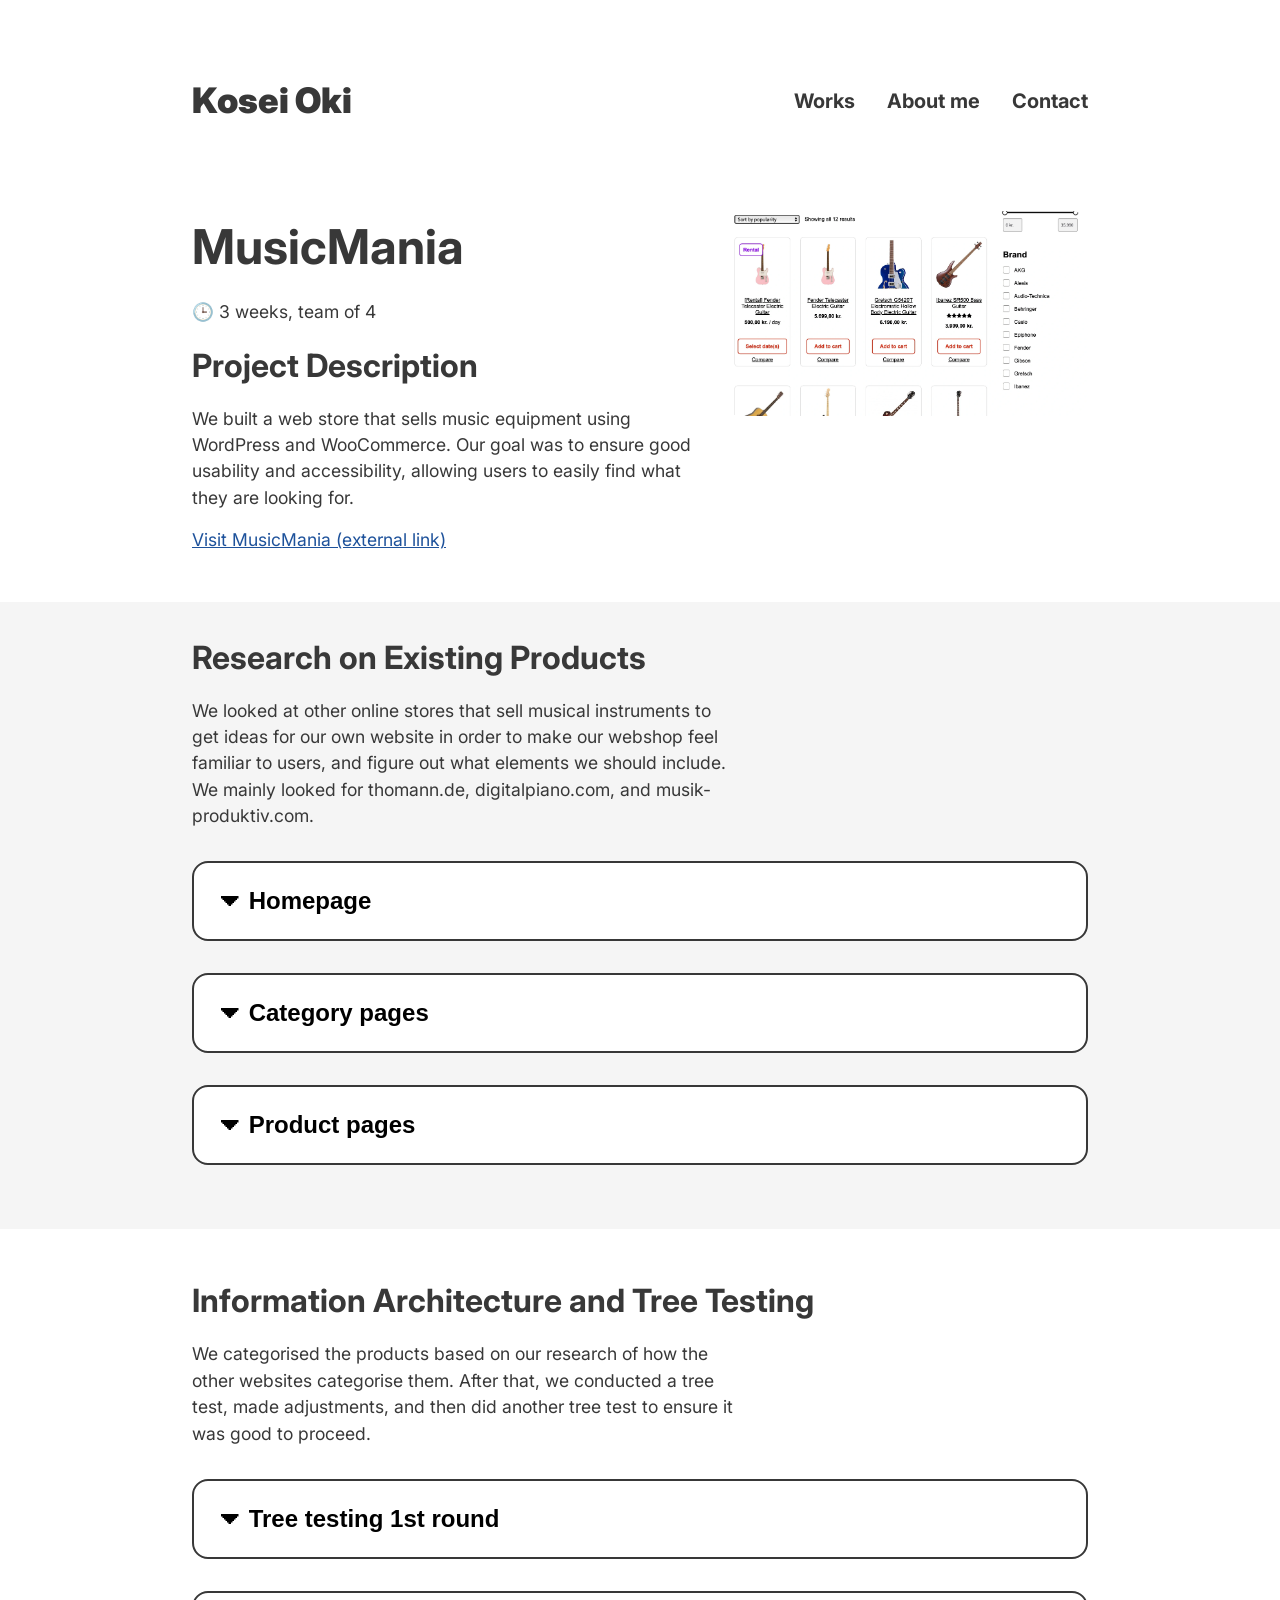
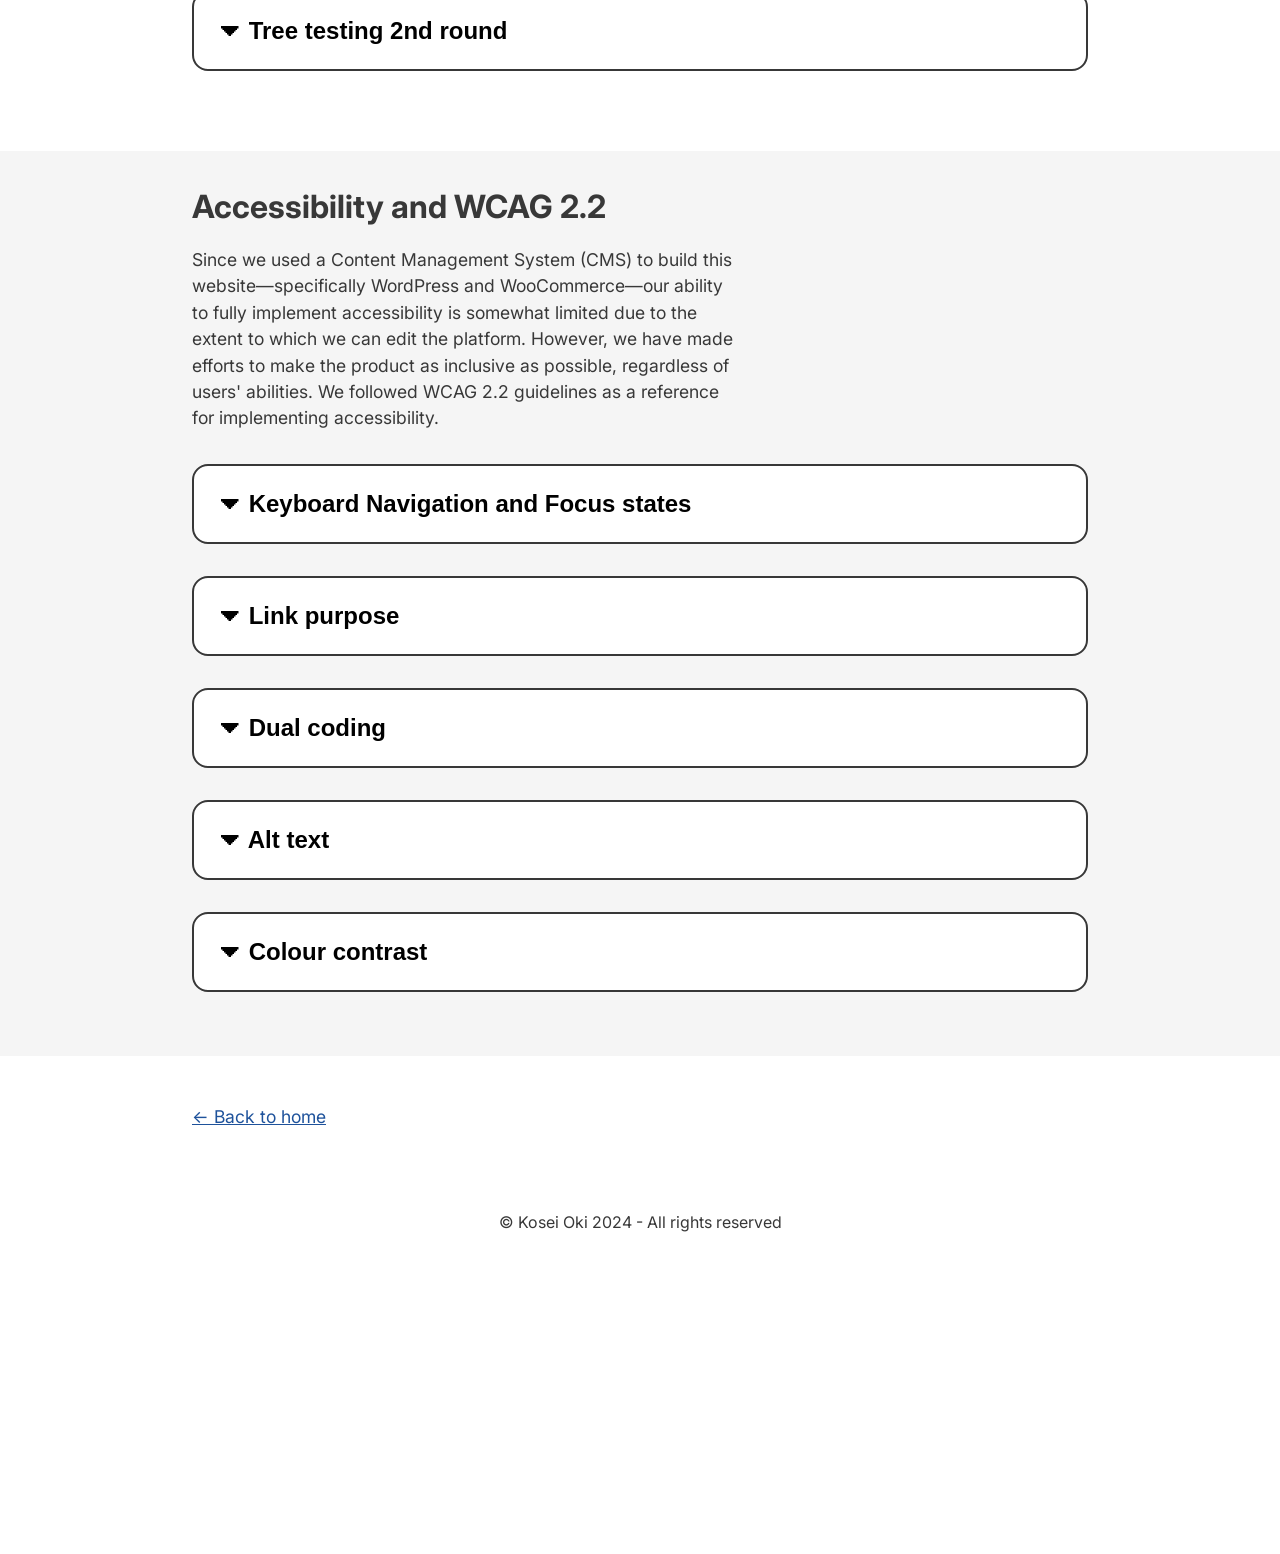
<file: MusicMania/index.html>
<!DOCTYPE html>
<html lang="en">

<head>
    <!-- Google tag (gtag.js) -->
    <script async src="https://www.googletagmanager.com/gtag/js?id=G-3NWEM13QQT"></script>
    <script>
        window.dataLayer = window.dataLayer || [];
        function gtag() { dataLayer.push(arguments); }
        gtag('js', new Date());

        gtag('config', 'G-3NWEM13QQT');
    </script>
    <meta charset="UTF-8">
    <meta name="viewport" content="width=device-width, initial-scale=1.0">
    <meta http-equiv="X-UA-Compatible" content="ie=edge">
    <meta name="description"
        content="Halo, my name is Kosei I’m an inclusive multimedia designer, intersectionalist, percussionist.">
    <title>MusicMania - Kosei Oki</title>
    <link rel="stylesheet" href="../css/style.css">
    <link rel="stylesheet" href="../css/project-details.css">
</head>

<body>
    <!-- Skip link -->
    <a id="skip-link" class="transition" href="#main-content">Skip to Content</a>

    <!-- Header -->
    <header class="page-width section-margin-padding">
        <div id="header-container">
            <a id="title" href="../" class="transition">Kosei Oki</a>
            <nav id="navigation-links">
                <a href="../#works" class="nav-link-text transition">Works</a>
                <a href="../#about-me" class="nav-link-text transition">About me</a>
                <a href="../#contact" class="nav-link-text transition">Contact</a>
            </nav>

        </div>
    </header>

    <main id="main-content">

        <!-- The Modal -->
        <div id="myModal" class="modal" tabindex="-1">
            <span class="close" tabindex="0">&times;</span>
            <img class="modal-content" id="img01" alt="">
            <div id="caption"></div>
        </div>

        <!-- Project title -->
        <section class="page-width section-margin-padding flex-layout-container">
            <div>
                <h1>MusicMania</h1>
                <p><span aria-hidden="true">🕒 </span>3 weeks, team of 4</p>

                <h2>Project Description</h2>
                <p>
                    We built a web store that sells music equipment using WordPress and WooCommerce. Our goal was to
                    ensure good usability and accessibility, allowing users to easily find what they are looking for.
                </p>

                <a class="link-text" href="https://shop.mjkieldsen.com">Visit MusicMania (external link)</a>
            </div>
            <div>
                <img class="top-image" src="../images/musicmania.webp" alt="">
            </div>

        </section>








        <div class="grey-background">
            <section class="page-width section-margin-padding">

                <h2>Research on Existing Products</h2>



                <p>We looked at other online stores that sell musical instruments to get ideas for our own website in
                    order to make our webshop feel familiar to users, and figure out what elements we should include.
                    We mainly looked for thomann.de, digitalpiano.com, and musik-produktiv.com.</p>


                <div class="accordion" role="tablist">

                    <div class="accordion-item">
                        <h3><button class="accordion-header" id="heading1" aria-expanded="false"
                                aria-controls="content1">
                                <span aria-hidden="true">⏷</span> Homepage
                            </button>
                        </h3>
                        <div id="content1" class="accordion-content" role="region" aria-labelledby="heading1">
                            <p>
                                For the homepage, we examined the layout, common elements, and the main navigation. The
                                navigation typically includes a logo on the top left, a search bar in the centre, and
                                account and cart options on the right. Below, there’s usually a category list. Most
                                websites feature either a carousel or a hero image right below the header.
                            </p>
                            <div class="image-container" tabindex="0">
                                <img class="clickable-image" src="../images/musicmania/homepage.webp" alt="A screenshot of the homepage of Thomann.de">
                                <p class="click-to-enlarge">Click to enlarge</p>
                            </div>
                        </div>
                    </div>

                    <div class="accordion-item">
                        <h3><button class="accordion-header" id="heading2" aria-expanded="false"
                                aria-controls="content2">
                                <span aria-hidden="true">⏷</span> Category pages
                            </button></h3>
                        <div id="content2" class="accordion-content" role="region" aria-labelledby="heading2">

                            <p>
                                On category pages, there’s a sidebar for product filtering, where users can refine their
                                search by brand, price, stock availability, colour, ratings, and category-specific
                                attributes like the number of keys for a piano. Product listings display the name,
                                image, price, and reviews.
                            </p>
                            <div class="image-container" tabindex="0">
                                <img class="clickable-image" src="../images/musicmania/category-pages.webp" alt="A screenshot of the category page of digital piano dot com">
                                <p class="click-to-enlarge">Click to enlarge</p>
                            </div>
                        </div>

                    </div>




                    <div class="accordion-item">
                        <h3><button class="accordion-header" id="heading3" aria-expanded="false"
                                aria-controls="content3">
                                <span aria-hidden="true">⏷</span> Product pages
                            </button></h3>
                        <div id="content3" class="accordion-content" role="region" aria-labelledby="heading3">
                            <p>On product pages, you’ll find the product name, images, price, and an “add to cart”
                                button.
                                Some pages may include audio or video content. Below, there are usually detailed product
                                specifications and related items.</p>
                            <div class="image-container" tabindex="0">
                                <img class="clickable-image" src="../images/musicmania/product-pages.webp" alt="A screenshot of the product page of musik productiv dot com">
                                <p class="click-to-enlarge">Click to enlarge</p>
                            </div>
                        </div>
                    </div>
                </div>
            </section>

        </div>

        <section class="page-width section-margin-padding">


            <h2>Information Architecture and Tree Testing</h2>



            <p>We categorised the products based on our research of how the other websites categorise them. After that,
                we conducted a tree test, made adjustments, and then did another tree test to ensure it was good to
                proceed.</p>


            <div class="accordion" role="tablist">

                <div class="accordion-item">
                    <h3><button class="accordion-header" id="heading4" aria-expanded="false" aria-controls="content4">
                            <span aria-hidden="true">⏷</span> Tree testing 1st round
                        </button>
                    </h3>
                    <div id="content4" class="accordion-content" role="region" aria-labelledby="heading4">
                        <p>
                            In the first round, we organised the product and information pages into 5 main categories.
                            The feedback indicated that participants generally found what they were looking for, but
                            many struggled to locate the “Beginners’ guide,” which was hidden under “Articles.”
                        </p>
                        <div class="image-container" tabindex="0">
                            <img class="clickable-image" src="../images/musicmania/tree-testing-1.webp" alt="A screenshot of the tree testing structure, displaying Home at the top, with categories underneath such as Guitars, Keyboards, Drums, About Us, and more">
                            <p class="click-to-enlarge">Click to enlarge</p>
                        </div>
                    </div>
                </div>

                <div class="accordion-item">
                    <h3><button class="accordion-header" id="heading5" aria-expanded="false" aria-controls="content5">
                            <span aria-hidden="true">⏷</span> Tree testing 2nd round
                        </button></h3>
                    <div id="content5" class="accordion-content" role="region" aria-labelledby="heading5">

                        <p>
                            In the second round of testing, we relocated the “Beginners’ guide” to the navigation bar
                            and added an “All products” category. Additionally, we merged “Microphones” and “Headphones”
                            under “Accessories.”
                        </p>
                        <div class="image-container" tabindex="0">
                            <img class="clickable-image" src="../images/musicmania/tree-testing-2.webp" alt="A sample of the tasks that states, You want to start learning drums. Where would you find classes?">
                            <p class="click-to-enlarge">Click to enlarge</p>
                        </div>
                        <p>
                            Most participants successfully navigated the updated layout. Although a few encountered
                            difficulties, such as in task 4 in the image, we deemed it acceptable since there’s a link
                            to “Online lessons” on the “Beginners’ guide” page.</p>
                        <div class="image-container" tabindex="0">
                            <img class="clickable-image" src="../images/musicmania/tree-testing-3.webp" alt="The result of the test shows that most participants were able to navigate to the drum lessons page via the Online Lessons page. However, one participant ended up on the Beginner's Guide page and got stuck there, unable to find the correct path">
                            <p class="click-to-enlarge">Click to enlarge</p>
                        </div>
                    </div>

                </div>

            </div>


        </section>

        <div class="grey-background">
            <section class="page-width section-margin-padding">

                <h2>Accessibility and WCAG 2.2</h2>



                <p>Since we used a Content Management System (CMS) to build this website—specifically WordPress and
                    WooCommerce—our ability to fully implement accessibility is somewhat limited due to the extent to
                    which we can edit the platform. However, we have made efforts to make the product as inclusive as
                    possible, regardless of users' abilities. We followed WCAG 2.2 guidelines as a reference for
                    implementing accessibility.</p>


                <div class="accordion" role="tablist">

                    <div class="accordion-item">
                        <h3><button class="accordion-header" id="heading6" aria-expanded="false"
                                aria-controls="content6">
                                <span aria-hidden="true">⏷</span> Keyboard Navigation and Focus states
                            </button>
                        </h3>
                        <div id="content6" class="accordion-content" role="region" aria-labelledby="heading6">
                            <p>
                                We added clear outlines to focused elements using custom CSS in WordPress (2.4.7 Focus
                                Visible).
                                
                            </p>
                            <div class="image-container" tabindex="0">
                                <img class="clickable-image" src="../images/musicmania/keyboard-focus.webp" alt="A screenshot of the dropdown menu, highlighted with a black outline">
                                <p class="click-to-enlarge">Click to enlarge</p>
                            </div>
                        </div>

                    </div>

                    <div class="accordion-item">
                        <h3><button class="accordion-header" id="heading7" aria-expanded="false"
                                aria-controls="content7">
                                <span aria-hidden="true">⏷</span> Link purpose
                            </button></h3>
                        <div id="content7" class="accordion-content" role="region" aria-labelledby="heading7">

                            <p>
                                We were unable to add an aria-label to the 'Read more' link button (2.4.4 Link Purpose
                                in Context) on the homepage due to limitations. However, WooCommerce automatically adds
                                product titles to the 'Add to cart' buttons.
                            </p>
                            <div class="image-container" tabindex="0">
                                <img class="clickable-image" src="../images/musicmania/read-more.webp" alt="A Read More button overlaid on the hero image">
                                <p class="click-to-enlarge">Click to enlarge</p>
                            </div>
                            <div class="image-container" tabindex="0">
                                <img class="clickable-image" src="../images/musicmania/link-purpose.webp" alt="A screenshot of the VoiceOver links, where each link includes not only Add to Cart but also specifies the product names">
                                <p class="click-to-enlarge">Click to enlarge</p>
                            </div>
                        </div>

                    </div>




                    <div class="accordion-item">
                        <h3><button class="accordion-header" id="heading8" aria-expanded="false"
                                aria-controls="content8">
                                <span aria-hidden="true">⏷</span> Dual coding
                            </button></h3>
                        <div id="content8" class="accordion-content" role="region" aria-labelledby="heading8">
                            <p>
                                Although this is not explicitly stated in WCAG 2.2, we implemented dual coding on various
                                page elements by combining text with images to enhance understandability.
                            </p>
                            <div class="image-container" tabindex="0">
                                <img class="clickable-image" src="../images/musicmania/dual-coding-1.webp" alt="A screenshot of the categories section, where the Guitar slash Bass category has an image of a guitar next to it, and the Headphones category has an image of headphones beside it">
                                <p class="click-to-enlarge">Click to enlarge</p>
                            </div>
                            <div class="image-container" tabindex="0">
                                <img class="clickable-image" src="../images/musicmania/dual-coding-2.webp" alt="The text says 16 in stock accompanied by a smiley face icon, both in green color">
                                <p class="click-to-enlarge">Click to enlarge</p>
                            </div>
                        </div>
                    </div>

                    <div class="accordion-item">
                        <h3><button class="accordion-header" id="heading9" aria-expanded="false"
                                aria-controls="content9">
                                <span aria-hidden="true">⏷</span> Alt text
                            </button></h3>
                        <div id="content9" class="accordion-content" role="region" aria-labelledby="heading9">
                            <p>
                                Due to the limited project timeline, we were unable to fully implement alt texts
                                (1.1.1Non-text Content). However, we are aware of how crucial it is to include them.
                            </p>
                        </div>
                    </div>

                    <div class="accordion-item">
                        <h3><button class="accordion-header" id="heading10" aria-expanded="false"
                                aria-controls="content10">
                                <span aria-hidden="true">⏷</span> Colour contrast
                            </button></h3>
                        <div id="content10" class="accordion-content" role="region" aria-labelledby="heading10">
                            <p>
                                We ensured that the accent colour has a contrast ratio of at least 4.5:1 against the
                                background colour (1.4.3 Contrast - Minimum).
                            </p>
                            <div class="image-container" tabindex="0">
                                <img class="clickable-image" src="../images/musicmania/colour-contrast.webp" alt="A screenshot of Adobe Colors displaying the text color and background color with a contrast ratio of six point three six to one">
                                <p class="click-to-enlarge">Click to enlarge</p>
                            </div>
                        </div>
                    </div>
                </div>
            </section>

        </div>


        <div class="page-width section-margin-padding">
            <a class="link-text" href="../">
                <span aria-hidden="true">← </span>Back to home
            </a>
        </div>



    </main>
    <footer class="page-width section-margin-padding">
        © Kosei Oki 2024 - All rights reserved
    </footer>

    <script src="../js/js.js"></script>
</body>

</html>
</file>
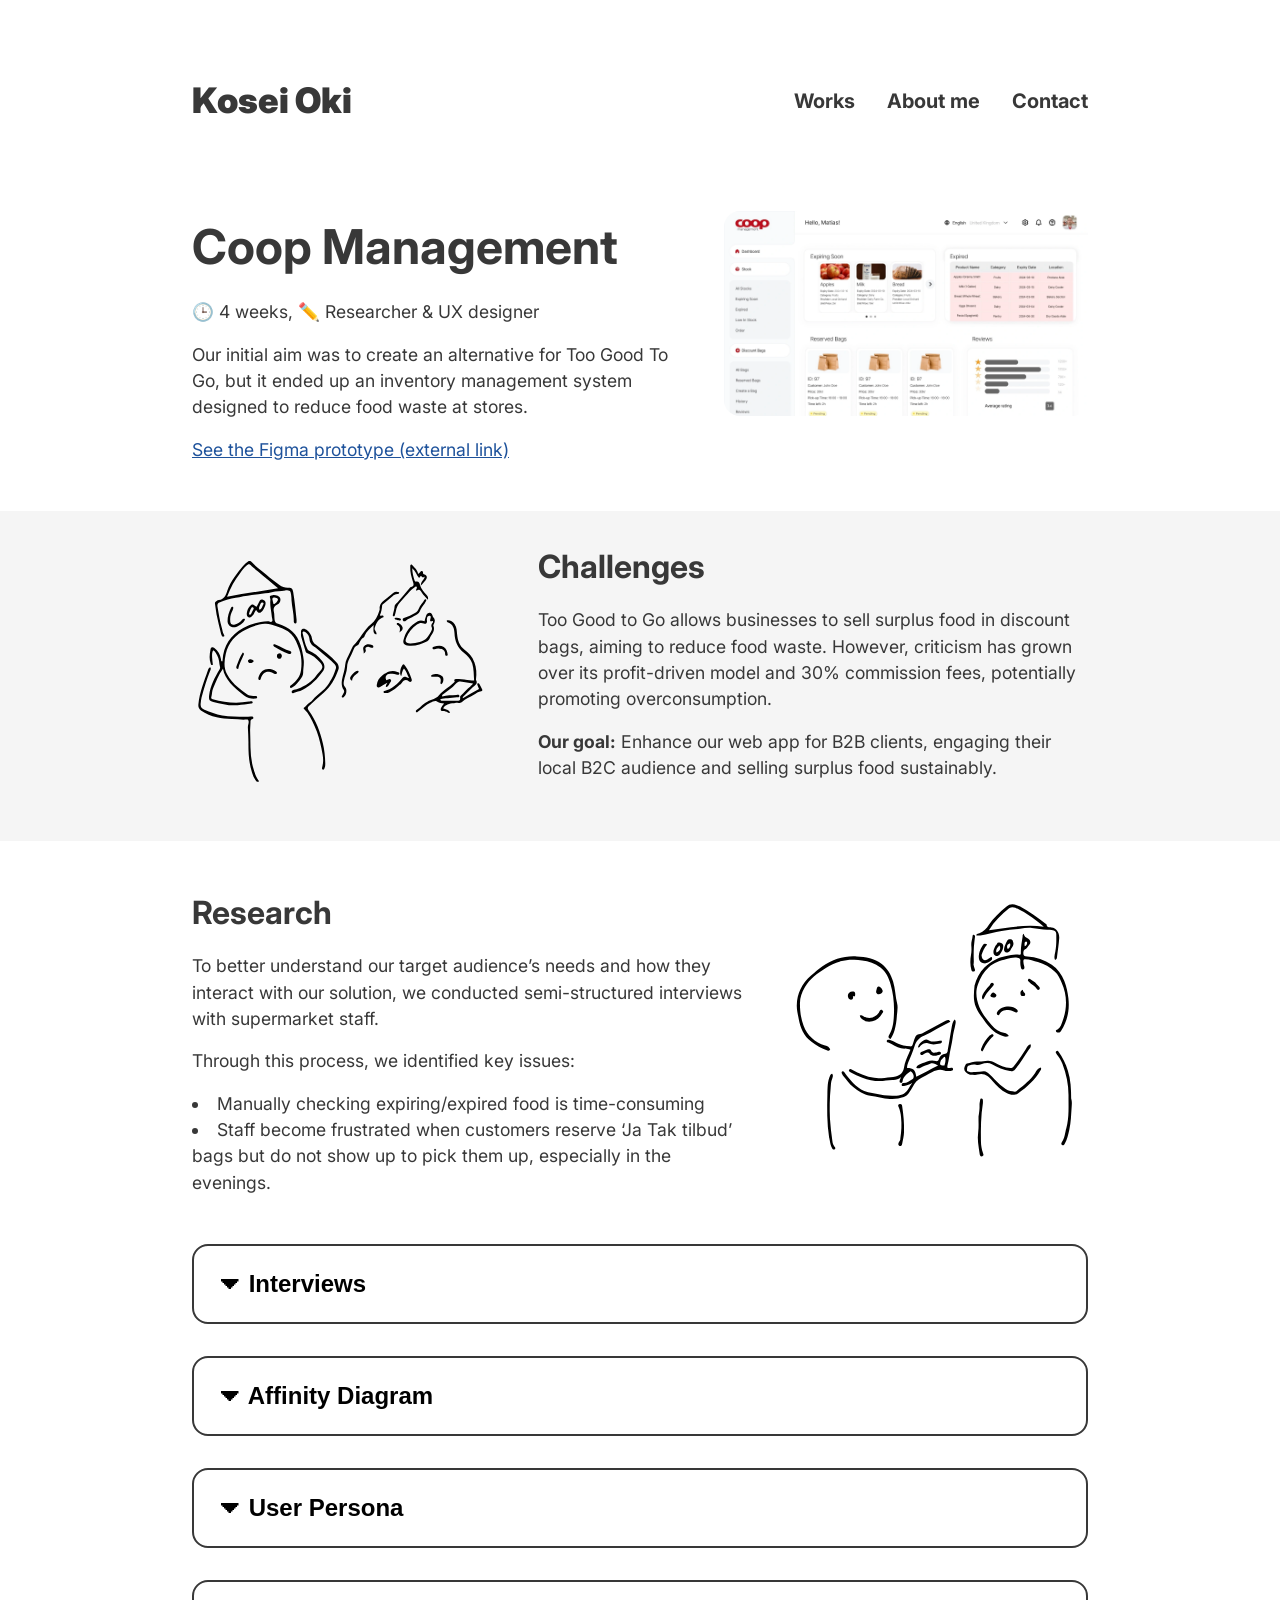
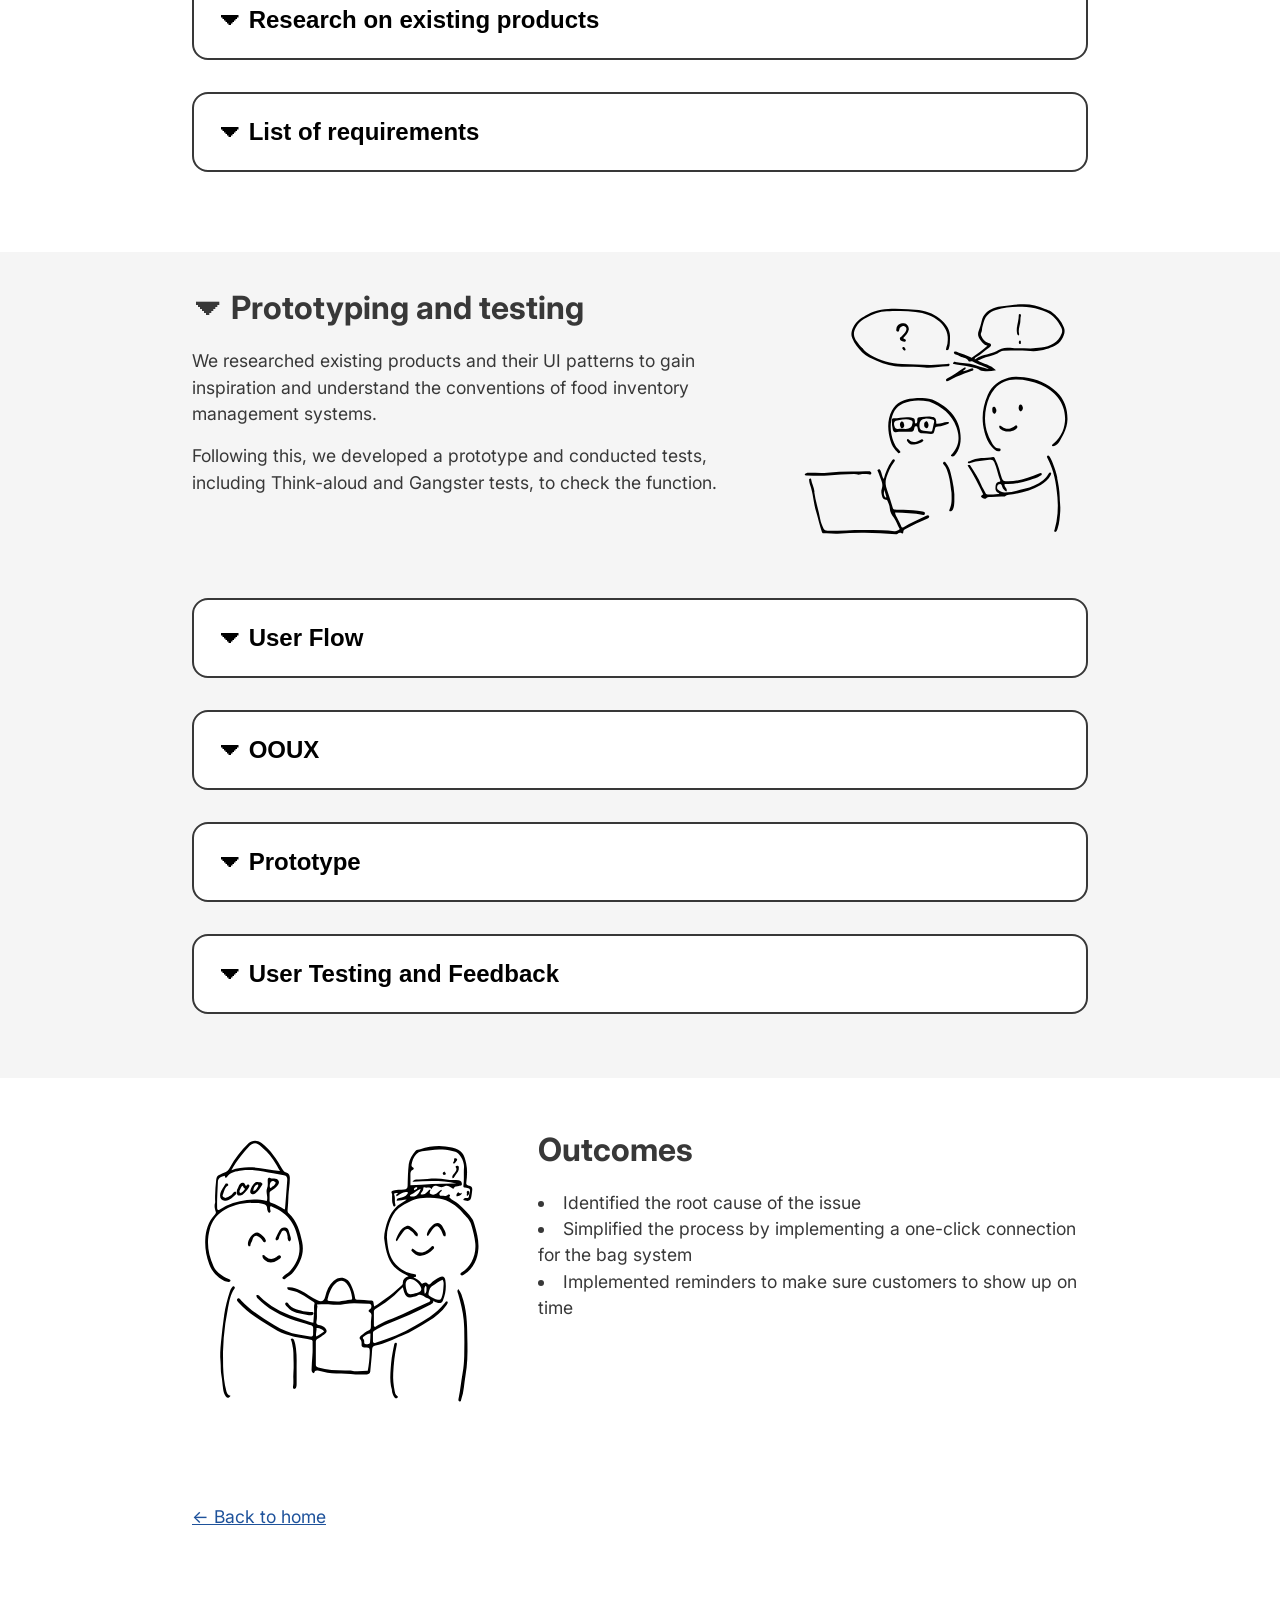
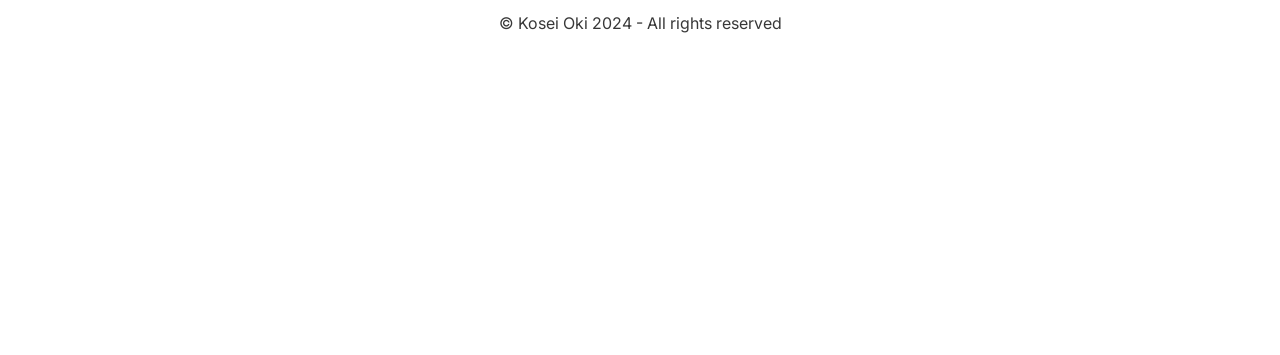
<file: coop-management/coop-management.html>
<!DOCTYPE html>
<html lang="en">

<head>
    <!-- Google tag (gtag.js) -->
    <script async src="https://www.googletagmanager.com/gtag/js?id=G-3NWEM13QQT"></script>
    <script>
        window.dataLayer = window.dataLayer || [];
        function gtag() { dataLayer.push(arguments); }
        gtag('js', new Date());

        gtag('config', 'G-3NWEM13QQT');
    </script>
    <meta charset="UTF-8">
    <meta name="viewport" content="width=device-width, initial-scale=1.0">
    <meta http-equiv="X-UA-Compatible" content="ie=edge">
    <meta name="description"
        content="Halo, my name is Kosei I’m an inclusive multimedia designer, intersectionalist, percussionist.">
    <title>Coop Management - Kosei Oki</title>
    <link rel="stylesheet" href="../css/style.css">
    <link rel="stylesheet" href="../css/project-details.css">
</head>

<body>
    <!-- Skip link -->
    <a id="skip-link" class="transition" href="#main-content">Skip to Content</a>

    <!-- Header -->
    <header class="page-width section-margin-padding">
        <div id="header-container">
            <a id="title" href="../" class="transition">Kosei Oki</a>
            <nav id="navigation-links">
                <a href="../#works" class="nav-link-text transition">Works</a>
                <a href="../#about-me" class="nav-link-text transition">About me</a>
                <a href="../#contact" class="nav-link-text transition">Contact</a>
            </nav>

        </div>
    </header>

    <main id="main-content">

        <!-- The Modal -->
        <div id="myModal" class="modal" tabindex="-1">
            <span class="close" tabindex="0">&times;</span>
            <img class="modal-content" id="img01" alt="">
            <div id="caption"></div>
        </div>

        <!-- Project title -->
        <section class="page-width section-margin-padding flex-layout-container">
            <div>
                <h1>Coop Management</h1>
                <p><span aria-hidden="true">🕒 </span>4 weeks, <span aria-hidden="true">✏️ </span>Researcher & UX
                    designer</p>
                <p>Our initial aim was to create an alternative for Too Good To Go, but it ended up an inventory
                    management
                    system designed to reduce food waste at stores.</p>

                <a class="link-text"
                    href="https://www.figma.com/proto/AjO8pkzVo5I2uGvygH33Si/Coop-Management?page-id=1%3A3&node-id=115-941&node-type=frame&viewport=597%2C415%2C0.11&t=o6w2D261TigjW0KF-1&scaling=min-zoom&content-scaling=fixed&starting-point-node-id=115%3A941&show-proto-sidebar=1">
                    See the Figma prototype (external link)
                </a>
            </div>
            <div>
                <img class="top-image" src="../images/coop-management.webp" alt="">
            </div>

        </section>



        <!-- Challanges -->
        <div class="grey-background">
            <section class="page-width section-margin-padding flex-layout-container reverse-direction">
                <div>
                    <h2>Challenges</h2>
                    <p>Too Good to Go allows businesses to sell surplus food in discount bags, aiming to reduce food
                        waste.
                        However, criticism has grown over its profit-driven model and 30% commission fees, potentially
                        promoting overconsumption.
                    </p>
                    <p><strong>Our goal:</strong> Enhance our web app for B2B clients, engaging their local B2C audience
                        and
                        selling surplus food sustainably.</p>
                </div>
                <div>
                    <img class="side-image" src="../images/coop-management/challenges.svg"
                        alt="A drawing of a Coop staff member holding their head and looking confused">
                </div>

            </section>
        </div>

        <!-- Research -->
        <section class="page-width section-margin-padding">

            <div class="flex-layout-container">
                <div>
                    <h2>
                        Research
                    </h2>
                    <p>
                        To better understand our target audience’s needs and how they interact with our solution, we
                        conducted
                        semi-structured interviews with supermarket staff.
                    </p>
                    <p>
                        Through this process, we identified key issues:</p>
                    <ul>
                        <li>
                            Manually checking expiring/expired food is time-consuming
                        </li>
                        <li>
                            Staff become frustrated when customers reserve ‘Ja Tak tilbud’ bags but do not show up to
                            pick them
                            up, especially in the evenings.
                        </li>
                    </ul>
                </div>
                <div>
                    <img class="side-image" src="../images/coop-management/research.svg"
                        alt="A drawing of a person interviewing the Coop staff member">

                </div>
            </div>

            <div class="accordion" role="tablist">
                <div class="accordion-item">
                    <h3><button class="accordion-header" id="heading1" aria-expanded="false" aria-controls="content1">
                            <span aria-hidden="true">⏷</span> Interviews
                        </button>
                    </h3>
                    <div id="content1" class="accordion-content" role="region" aria-labelledby="heading1">
                        <p>We interviewed Kvickly Viby J employees in the bakery, meat, and produce sections to
                            understand their needs and priorities. Using open-ended questions, we followed qualitative
                            research design principles, letting interviewees guide the conversation.</p>
                    </div>
                </div>
                <div class="accordion-item">
                    <h3><button class="accordion-header" id="heading2" aria-expanded="false" aria-controls="content2">
                            <span aria-hidden="true">⏷</span> Affinity Diagram
                        </button></h3>
                    <div id="content2" class="accordion-content" role="region" aria-labelledby="heading2">
                        <div class="flex-layout-container">
                            <p>Following our desk research and interviews, we analysed the data using an Affinity
                                Diagram.
                                We found that employees are frustrated with manual expiration checks, unpicked ‘Ja Tak
                                tilbud’ bags, slow app performance, and a expensive discount bag-selling app.</p>

                            <div class="image-container" tabindex="0">
                                <img src="../images/coop-management/affinity-diagram.png" class="clickable-image"
                                    alt="A table of data categorised by types of users, daily working routines, user goals, and other related categories"
                                    tabindex="0" />
                                <p class="click-to-enlarge" tabindex="0">Click to enlarge</p>
                            </div>
                        </div>

                    </div>

                </div>
                <div class="accordion-item">
                    <h3><button class="accordion-header" id="heading3" aria-expanded="false" aria-controls="content3">
                            <span aria-hidden="true">⏷</span> User Persona
                        </button></h3>
                    <div id="content3" class="accordion-content" role="region" aria-labelledby="heading3">
                        <div class="flex-layout-container">
                            <div>
                                <p>Using insights from the Affinity Diagram, we created a User Persona, Matias Petersen,
                                    who
                                    represents our target audience. His objectives and frustrations guided our focus of
                                    whom
                                    we
                                    were making this solution for.</p>
                                <p>Considering his goals of managing stocks and selling surplus food, we decided to
                                    create a
                                    combination of a stock management and a discount bag platform.</p>
                            </div>

                            <div class="image-container" tabindex="0">
                                <img src="../images/coop-management/user-persona.png" class="clickable-image"
                                alt="A user persona with his daily work, current solutions, user goals, business objectives, and pain points and frustrations"
                                    tabindex="0" />
                                <p class="click-to-enlarge" tabindex="0">Click to enlarge</p>
                            </div>
                        </div>

                    </div>
                </div>
                <div class="accordion-item">
                    <h3><button class="accordion-header" id="heading4" aria-expanded="false" aria-controls="content4">
                            <span aria-hidden="true">⏷</span> Research on existing products
                        </button></h3>
                    <div id="content4" class="accordion-content" role="region" aria-labelledby="heading4">
                        <p>We looked up some existing products and their UI patterns to gain inspiration and understand
                            the conventions of food inventory management systems.</p>
                    </div>
                </div>
                <div class="accordion-item">
                    <h3><button class="accordion-header" id="heading5" aria-expanded="false" aria-controls="content5">
                            <span aria-hidden="true">⏷</span> List of requirements
                        </button></h3>
                    <div id="content5" class="accordion-content" role="region" aria-labelledby="heading5">
                        <div class="flex-layout-container">
                            <p>We’ve compiled a comprehensive list of solution requirements based on our previous
                                findings.
                                This will serve as a blueprint for designing the website. Using a solid grasp of our
                                target
                                audience and the problem, we started to develop an effective solution.</p>



                            <div class="image-container" tabindex="0">
                                <img src="../images/coop-management/list-of-requiements.png" class="clickable-image"
                                    alt="A list of features needed for the product, including types of devices, 'Ya Tak' features, and components for the inventory management section" tabindex="0" />
                                <p class="click-to-enlarge" tabindex="0">Click to enlarge</p>
                            </div>
                        </div>

                    </div>
                </div>
            </div>

        </section>

        <div class="grey-background">
            <section class="page-width section-margin-padding">

                <div class="flex-layout-container">
                    <div>
                        <h2>
                            <span aria-hidden="true">⏷</span> Prototyping and testing
                        </h2>
                        <p>We researched existing products and their UI patterns to gain inspiration and understand the
                            conventions of
                            food inventory management systems.</p>
                        <p>Following this, we developed a prototype and conducted tests, including Think-aloud and
                            Gangster
                            tests, to
                            check the function.</p>
                    </div>
                    <div>
                        <img class="side-image" src="../images/coop-management/prototyping.svg"
                            alt="A drawing of two people conducting user testing on a laptop">
                    </div>
                </div>


                <div class="accordion" role="tablist">
                    <div class="accordion-item">
                        <h3><button class="accordion-header" id="heading6" aria-expanded="false"
                                aria-controls="content6">
                                <span aria-hidden="true">⏷</span> User Flow
                            </button>
                        </h3>
                        <div id="content6" class="accordion-content" role="region" aria-labelledby="heading6">
                            <p>Before building prototyping, we created a User Flow to organise how users would navigate
                                the
                                website to access the information they require.</p>
                            <div class="image-container" tabindex="0">
                                <img src="../images/coop-management/user-flow.png" class="clickable-image"
                                    alt="A comprehensive user flow that begins with logging in and leads to various sections, including help, inventory management, profile, and more" tabindex="0" />
                                <p class="click-to-enlarge" tabindex="0">Click to enlarge</p>
                            </div>
                        </div>
                    </div>
                    <div class="accordion-item">
                        <h3><button class="accordion-header" id="heading7" aria-expanded="false"
                                aria-controls="content7">
                                <span aria-hidden="true">⏷</span> OOUX
                            </button></h3>
                        <div id="content7" class="accordion-content" role="region" aria-labelledby="heading7">
                            <p>To structure the elements listed for various pages, we developed Object-Oriented User
                                Experience
                                (OOUX) schemes. These schemes organise and prioritise elements to enhance user
                                navigation and
                                interaction.</p>
                            <div class="image-container" tabindex="0">
                                <img src="../images/coop-management/ooux.png" class="clickable-image" tabindex="0"
                                alt="An overview of OOUX integrated into the user flow, featuring tables from each section that display lists." />
                                <p class="click-to-enlarge" tabindex="0">Click to enlarge</p>
                            </div>
                        </div>
                    </div>
                    <div class="accordion-item">
                        <h3><button class="accordion-header" id="heading8" aria-expanded="false"
                                aria-controls="content8">
                                <span aria-hidden="true">⏷</span> Prototype
                            </button></h3>
                        <div id="content8" class="accordion-content" role="region" aria-labelledby="heading8">
                            <p>We designed a Lo-Fi prototype using Figma, focusing more on functionality and user flow
                                rather
                                than visual aesthetics. This approach allows for easier modification after identifying
                                flow
                                flaws during usability testing.</p>
                            <div class="image-container" tabindex="0">
                                <img src="../images/coop-management/lo-fi.png" class="clickable-image" tabindex="0"
                                alt="A prototype with layouts and headings, but without images or detailed text, featuring placeholder images in grayscale" />
                                <p class="click-to-enlarge" tabindex="0">Click to enlarge</p>
                            </div>
                        </div>
                    </div>
                    <div class="accordion-item">
                        <h3><button class="accordion-header" id="heading9" aria-expanded="false"
                                aria-controls="content9">
                                <span aria-hidden="true">⏷</span> User Testing and Feedback
                            </button></h3>
                        <div id="content9" class="accordion-content" role="region" aria-labelledby="heading9">
                            <p>We conducted usability testing sessions on the Lo-Fi prototype to ensure that the
                                functions were
                                working as we intended.</p>
                            <p>
                                During the test, we followed the “Think Aloud” method to understand why and where the
                                testers
                                were having trouble finding the right information and what was causing confusion. We
                                asked 5
                                people to test the solution, since this number is the “sweet spot” to identify any
                                crucial
                                defects.
                            </p>
                            <div class="image-container" tabindex="0">
                                <img src="../images/coop-management/user-testing.png" class="clickable-image"
                                    alt="A table of testing tasks and results, with tasks that participants could not complete marked in red" tabindex="0" />
                                <p class="click-to-enlarge" tabindex="0">Click to enlarge</p>
                            </div>
                            <p>After conducting tests, we created a grid to capture feedback. This would help us
                                organise and
                                better understand what changes had to be made in the coming Hi-Fi prototype based on the
                                users’
                                likes, criticisms, questions, and ideas</p>

                            <div class="image-container" tabindex="0">
                                <img src="../images/coop-management/feedback-grid.png" class="clickable-image"
                                    alt="A grid of feedback divided into four categories: Criticisms, Ideas, Likes, and Questions" tabindex="0" />
                                <p class="click-to-enlarge" tabindex="0">Click to enlarge</p>
                            </div>
                            <p>In addition, we conducted a Gangster test, in order to check if the site navigation is
                                clear
                                enough to users so that they know which part of the web app they are on. This helped us
                                to
                                create a clear navigation that provides orientation cues for users, which reduces the
                                chances of
                                them making the wrong choices amongst the navigation options.</p>
                            <div class="image-container" tabindex="0">
                                <img src="../images/coop-management/gangster-test.png" class="clickable-image"
                                    alt="A table of gangster testing tasks and results, with tasks that participants could not complete marked in red" tabindex="0" />
                                <p class="click-to-enlarge" tabindex="0">Click to enlarge</p>
                            </div>
                        </div>
                    </div>

                </div>

            </section>
        </div>

        <section class="page-width section-margin-padding flex-layout-container reverse-direction">
            <div>
                <h2>
                    Outcomes
                </h2>

                <ul>
                    <li>Identified the root cause of the issue
                    </li>
                    <li>Simplified the process by implementing a one-click connection for the bag system
                    </li>
                    <li>Implemented reminders to make sure customers to show up on time
                    </li>
                </ul>
            </div>

            <div>
                <img class="side-image" src="../images/coop-management/outcomes.svg"
                    alt="A drawing of the Coop staff member handing a bag to a smiling customer, both smiling">
            </div>
        </section>

        <div class="page-width section-margin-padding">
            <a class="link-text" href="../">
                <span aria-hidden="true">← </span>Back to home
            </a>
        </div>
        
    </main>
    <footer class="page-width section-margin-padding">
        © Kosei Oki 2024 - All rights reserved
    </footer>

    <script src="../js/js.js"></script>
</body>

</html>
</file>
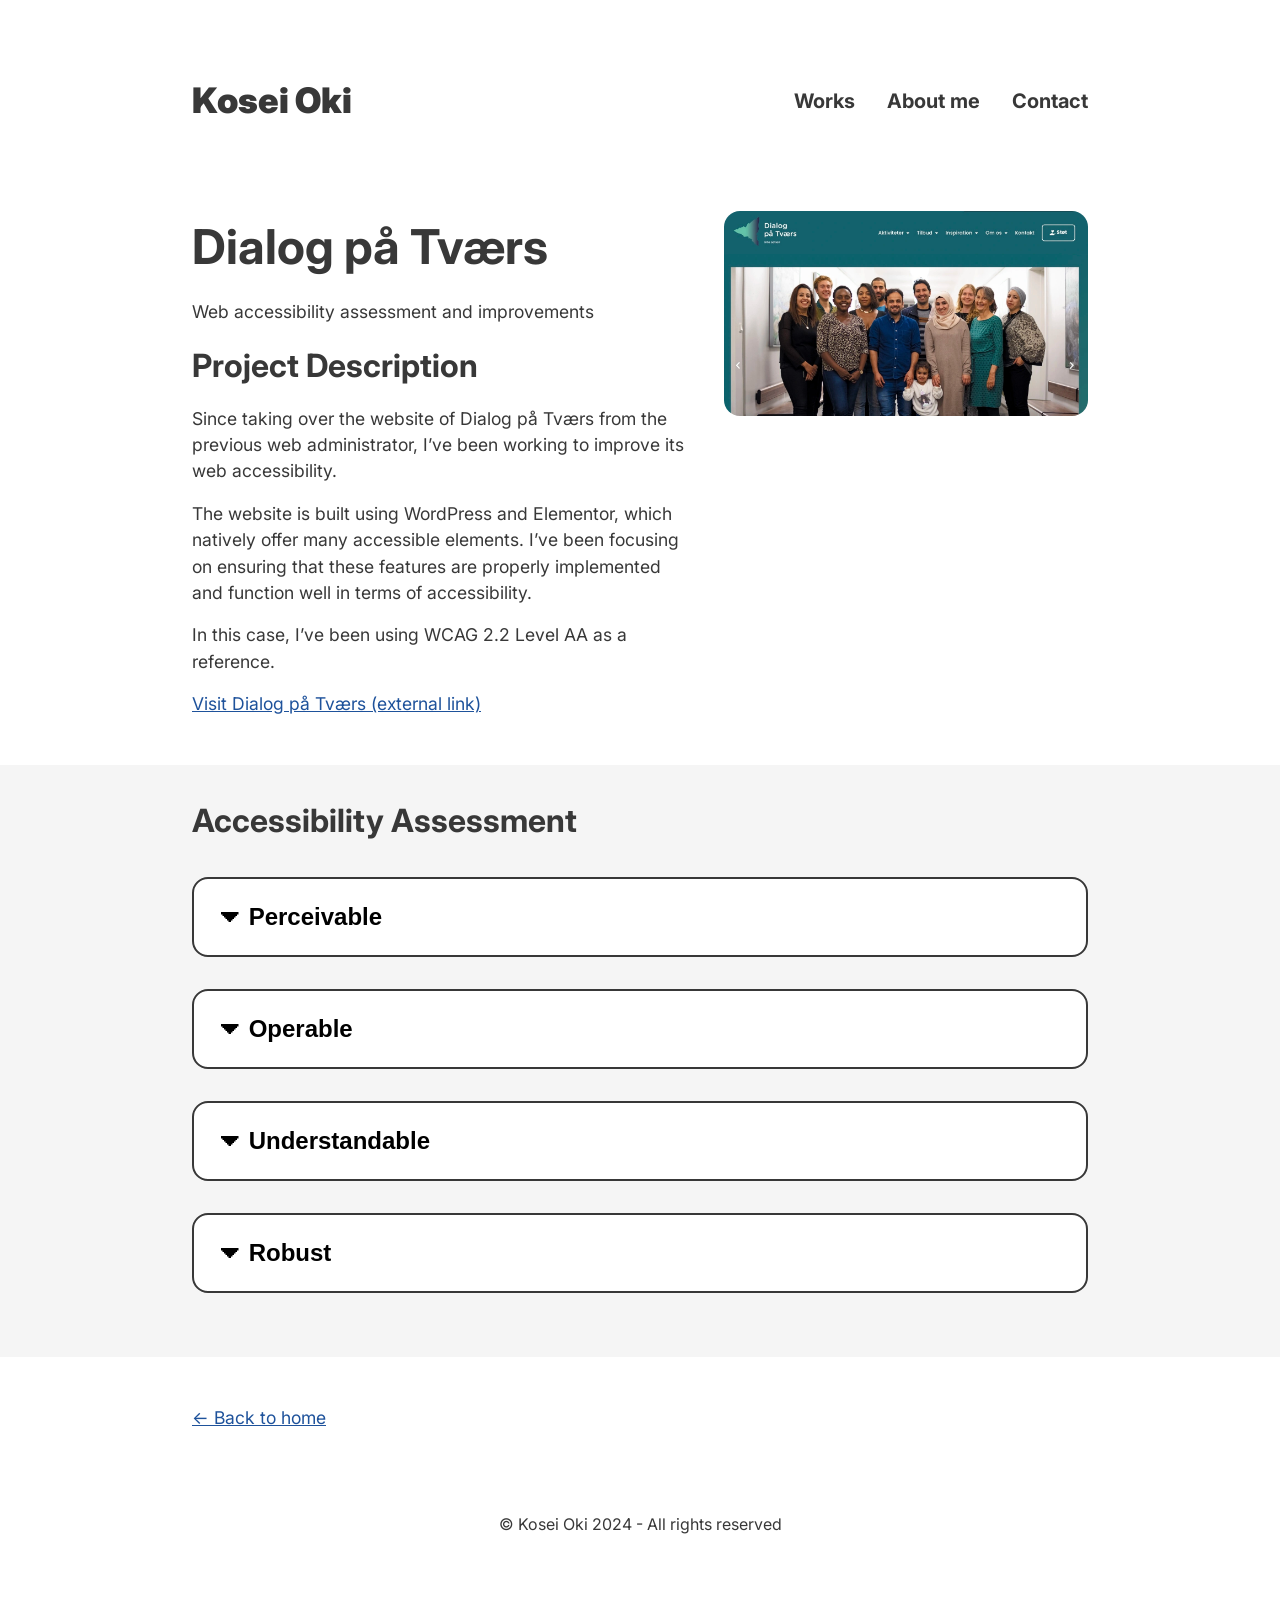
<file: dialog-paa-tvaers/dialog-paa-tvaers.html>
<!DOCTYPE html>
<html lang="en">

<head>
    <!-- Google tag (gtag.js) -->
    <script async src="https://www.googletagmanager.com/gtag/js?id=G-3NWEM13QQT"></script>
    <script>
        window.dataLayer = window.dataLayer || [];
        function gtag() { dataLayer.push(arguments); }
        gtag('js', new Date());

        gtag('config', 'G-3NWEM13QQT');
    </script>
    <meta charset="UTF-8">
    <meta name="viewport" content="width=device-width, initial-scale=1.0">
    <meta http-equiv="X-UA-Compatible" content="ie=edge">
    <meta name="description"
        content="Halo, my name is Kosei I’m an inclusive multimedia designer, intersectionalist, percussionist.">
    <title>Coop Management - Kosei Oki</title>
    <link rel="stylesheet" href="../css/style.css">
    <link rel="stylesheet" href="../css/project-details.css">
</head>

<body>
    <!-- Skip link -->
    <a id="skip-link" class="transition" href="#main-content">Skip to Content</a>

    <!-- Header -->
    <header class="page-width section-margin-padding">
        <div id="header-container">
            <a id="title" href="../" class="transition">Kosei Oki</a>
            <nav id="navigation-links">
                <a href="../#works" class="nav-link-text transition">Works</a>
                <a href="../#about-me" class="nav-link-text transition">About me</a>
                <a href="../#contact" class="nav-link-text transition">Contact</a>
            </nav>

        </div>
    </header>

    <main id="main-content">

        <!-- The Modal -->
        <div id="myModal" class="modal" tabindex="-1">
            <span class="close" tabindex="0">&times;</span>
            <img class="modal-content" id="img01" alt="">
            <div id="caption"></div>
        </div>

        <!-- Project title -->
        <section class="page-width section-margin-padding flex-layout-container">
            <div>
                <h1>Dialog på Tværs</h1>
                <p>Web accessibility assessment and improvements</p>

                <h2>Project Description</h2>
                <p>
                    Since taking over the website of Dialog på Tværs from the previous web administrator, I’ve been
                    working
                    to improve its web accessibility.</p>

                <!-- <p>
                Balancing accessibility optimisation with maintaining the brand identity has been challenging, but given
                the organization's focus on diversity and cross-cultural understanding, I’m committed to addressing
                these concerns to ensure that more people feel safe and included in this community.
            </p> -->
                <p>
                    The website is built using WordPress and Elementor, which natively offer many accessible elements.
                    I’ve
                    been focusing on ensuring that these features are properly implemented and function well in terms of
                    accessibility.
                </p>
                <p>
                    In this case, I’ve been using WCAG 2.2 Level AA as a reference.
                </p>
                <a class="link-text" href="https://www.dialogpaatvaers.dk">Visit Dialog på Tværs (external link)</a>
            </div>
            <div>
                <img class="top-image" src="../images/dialog-paa-tvaers.webp" alt="">
            </div>

        </section>








        <div class="grey-background">
            <section class="page-width section-margin-padding">

                <h2>Accessibility Assessment</h2>





                <div class="accordion" role="tablist">


                    <!-- Perceivable -->
                    <div class="accordion-item">
                        <h3><button class="accordion-header" id="heading1" aria-expanded="false"
                                aria-controls="content1">
                                <span aria-hidden="true">⏷</span> Perceivable
                            </button>
                        </h3>
                        <div id="content1" class="accordion-content" role="region" aria-labelledby="heading1">
                            <h4>1.1.1 Non-text Content</h4>
                            <p>
                                I’ve added alt text to nearly all images. Currently, some images on the less prominent
                                pages are
                                missing alt texts, as we are in the process of rebuilding the site and frequently adding
                                or deleting
                                images. Some of the alt texts will need grammatical refinement by native Danish
                                speakers.
                            </p>
                            <hr>

                            <h4>
                                1.2.2 Captions (Prerecorded)
                            </h4>
                            <p>
                                All the videos on Into Action are already captioned. However, the videos on Tinget are
                                missing captions. I’ve postponed adding captions for now, as these video meeting
                                archives are lengthy and will require native Danish speakers to complete the task.
                            </p>
                            <img class="side-image" src="../images/dialog-paa-tvaers/video-caption.webp" alt="A screenshot of a video clip with Danish captions at the bottom">
                            <hr>

                            <h4>
                                1.3.2 Meaningful Sequence</h4>
                            <p>
                                I regularly test the content’s reading order using the VoiceOver screen reader,
                                especially given the website's frequent use of two-column layouts.
                            </p>
                            <img class="side-image" src="../images/dialog-paa-tvaers/columns.webp" alt="Two blocks of text divided into two consecutive columns">
                            <hr>

                            <h4>
                                1.3.3 Sensory Characteristics
                            </h4>
                            <p>
                                All icons, colours, and shapes are accompanied by text to supplement their meaning.
                            </p>
                            <hr>

                            <h4>
                                1.3.4 Orientation
                            </h4>
                            <p>
                                While Elementor natively supports both portrait and landscape views, I ensured that
                                larger images and navigation elements don’t collapse in portrait mode.
                            </p>
                            <hr>

                            <h4>
                                1.3.5 Identify Input Purpose
                            </h4>
                            <p>
                                Elementor supports identifying input purposes, but I made sure this functionality is
                                properly coded.
                            </p>
                            <img class="side-image" src="../images/dialog-paa-tvaers/autocomplete.webp" alt="A snippet of code showing input fields with the 'autocomplete' value set to 'family-name'">
                            <hr>

                            <h4>
                                1.4.1 Use of Color</h4>
                            <p>
                                The website does not rely solely on colour to convey information.
                            </p>
                            <hr>

                            <h4>
                                1.4.2 Audio Control
                            </h4>
                            <p>
                                No videos on this website play automatically.
                            </p>
                            <hr>

                            <h4>
                                1.4.3 Contrast (Minimum)
                            </h4>

                            <p>
                                I reviewed all text and background colour combinations using Adobe Color. I updated some
                                colour combinations, such as switching from lime blue and white to white and black, to
                                improve contrast.
                            </p>
                            <img class="side-image" src="../images/dialog-paa-tvaers/dropdown.webp" alt="A dropdown menu with a white background and black text">
                            <hr>

                            <h4>
                                1.4.4 Resize Text
                            </h4>

                            <p>
                                I replaced all pixel units with rems to support text resizing.
                            </p>
                            <hr>

                            <h4>
                                1.4.5 Images of Text
                            </h4>

                            <p>
                                Alt texts were added for images of text, such as flyers and posters.
                            </p>
                            <hr>

                            <h4>
                                1.4.10 Reflow
                            </h4>
                            <p>
                                Elementor supports limiting horizontal scrolling, ensuring the site content reflows
                                properly.
                            </p>
                            <img class="side-image" src="../images/dialog-paa-tvaers/smaller-screen.webp" alt="A screenshot displayed on an extremely narrow screen, maintaining the layout without any breaks">
                            <hr>

                            <h4>
                                1.4.11 Non-text Contrast
                            </h4>

                            <p>
                                I ensured that buttons and forms have sufficient contrast against their backgrounds.
                            </p>
                            <hr>

                            <h4>
                                1.4.12 Text Spacing
                            </h4>
                            <p>
                                I ensured the line height is at least 1.5 times the font size (1rem), and the space
                                between paragraphs is at least twice the font size.
                            </p>
                            <hr>

                            <h4>
                                1.4.13 Content on Hover or Focus
                            </h4>
                            <p>
                                Changes in content on hover or focus are limited to the dropdown menu, as requested by
                                the organisation.
                            </p>
                            

                        </div>
                    </div>




                    <!-- Operable -->
                    <div class="accordion-item">
                        <h3><button class="accordion-header" id="heading2" aria-expanded="false"
                                aria-controls="content2">
                                <span aria-hidden="true">⏷</span> Operable
                            </button></h3>
                        <div id="content2" class="accordion-content" role="region" aria-labelledby="heading2">
                            <h4>
                                2.1.1 Keyboard and 2.1.2 No Keyboard Trap
                            </h4>
                            <p>
                                I tested all interactive elements to ensure they are operable using a keyboard
                                interface. I also verified that focus can be moved away from components solely
                                through the keyboard.
                            </p>
                            <hr>
                            <h4>
                                2.2.1 Timing Adjustable</h4>

                            <p>Initially, the carousel on the homepage auto-played, but since I couldn’t find a way
                                to enable stopping it, I disabled the auto-play feature.
                            </p>
                            <img class="side-image" src="../images/dialog-paa-tvaers/carousel.webp" alt="A carousel with 'Next' and 'Previous' controls, but no stop button">
                            <hr>
                            <h4>2.4.1 Bypass Blocks</h4>
                            <p>Elementor includes a default bypass block, but I styled it to make it more prominent
                                and easier to use.
                            </p>
                            <img class="side-image" src="../images/dialog-paa-tvaers/bypass-block.webp" alt="A block that says 'Skip to Content' in Danish, located at the top left of the page">
                            <hr>
                            <h4>2.4.2 Page Titled</h4>
                            <p>Page titles are correctly set and ordered logically by default.
                            </p>
                            <hr>
                            <h4>2.4.3 Focus Order</h4>
                            <p>I tested the focus order, paying special attention to the purchasing interfaces to
                                ensure usability.
                            </p>
                            <hr>
                            <h4>2.4.4 Link Purpose (In Context)</h4>
                            <p>I rewrote almost all the in-text links from vague phrases like “click here” to more
                                specific and descriptive terms.
                            </p>
                            <img class="side-image" src="../images/dialog-paa-tvaers/link-context.webp" alt="Link text that says, Read more about the book, Vi Skal Turde">
                            <hr>
                            <h4>2.4.5 Multiple Ways</h4>
                            <p>I ensured that multiple ways are available to access major sections like upcoming
                                events, contact information, and theater details.
                            </p>
                            <hr>
                            <h4>2.4.6 Headings and Labels</h4>
                            <p>I’m reorganizing heading markups into a meaningful hierarchy. However, since another
                                editor also works on the site and isn’t specialized in web accessibility, we
                                sometimes need to collaborate to decide on proper headings.
                            </p>
                            <hr>
                            <h4>2.4.7 Focus Visible</h4>
                            <p>I restyled the focus states throughout the site to make them more visible.
                            </p>
                            <img class="side-image" src="../images/dialog-paa-tvaers/focus-visible.webp" alt="One of the menu items in the dropdown menu highlighted in yellow and black">
                            <hr>
                            <h4>2.4.8 Location</h4>
                            <p>I added breadcrumbs above the main content area to help users easily identify their
                                location on the site.
                            </p>
                            <img class="side-image" src="../images/dialog-paa-tvaers/breadcrumbs.webp" alt="Breadcrumbs displaying the path from 'Home' to 'About Us' and then to 'Secretaries'">
                            <hr>
                            <h4>2.4.11 Focus Not Obscured (Minimum)</h4>
                            <p>No elements on the site obscure others, except for the dropdown navigation menus.
                            </p>
                            <hr>
                            <h4>2.5.3 Label in Name</h4>
                            <p>Most input fields are accompanied by text labels, but the search input in the header
                                is missing a label. I’m currently discussing this with the admin team.
                            </p>
                            

                        </div>

                    </div>

                </div>


                <!-- Understandable -->
                <div class="accordion-item">
                    <h3><button class="accordion-header" id="heading3" aria-expanded="false" aria-controls="content3">
                            <span aria-hidden="true">⏷</span> Understandable
                        </button></h3>
                    <div id="content3" class="accordion-content" role="region" aria-labelledby="heading3">
                        <h4>3.1.1 Language of Page</h4>
                        <p>The default language is set to Danish in WordPress.</p>
<hr>
                        <h4>3.2.3 Consistent Navigation</h4>
                        <p>The website maintains consistent header navigation across all pages.</p>

                        <img class="side-image" src="../images/dialog-paa-tvaers/navigation.webp" alt="Navigation menus located at the top of the page">
                        <hr>

                        <h4>
                            3.2.6 Consistent Help</h4>
                        <p>
                            While there isn’t a dedicated, consistent help feature, every page does include a link to
                            the contact page.
                        </p>
                        <hr>
                        <h4>
                            3.3.1 Error Identification
                        </h4>
                        <p>
                            Elementor provides default error identification features.
                        </p>
                        <img class="side-image" src="../images/dialog-paa-tvaers/error-identification.webp" alt="A form for credit card numbers with an error message below stating 'The card number is not completed' in red, accompanied by an exclamation icon">
                        <hr>
                        <h4>
                            3.3.2 Labels or Instructions
                        </h4>
                        <p>
                            Labels and instructions are provided whenever user input is required.
                        </p>
                        <hr>
                        <h4>
                            3.3.3 Error Suggestion and 3.3.4 Error Prevention (Legal, Financial, Data)
                        </h4>
                        <p>
                            Currently, there’s no error suggestion feature. Implementing this would require deeper code
                            edits, which could be risky.
                        </p>
                        <hr>
                        <h4>
                            3.3.7 Redundant Entry
                        </h4>
                        <p>
                            There are no redundant entry requirements by default.
                        </p>
                        <hr>
                        <h4>
                            3.3.8 Accessible Authentication (Minimum)
                        </h4>
                        <p>
                            The payment confirmation process may involve some non-accessible authentication elements,
                            which I am unable to modify directly.
                        </p>
                        
                    </div>
                </div>


                <!-- Robust -->
                <div class="accordion-item">
                    <h3><button class="accordion-header" id="heading4" aria-expanded="false" aria-controls="content4">
                            <span aria-hidden="true">⏷</span> Robust
                        </button></h3>
                    <div id="content4" class="accordion-content" role="region" aria-labelledby="heading4">
                        <h4>4.1.2 Name, Role, Value</h4>
                        <p>Testing is currently ongoing.</p>
                        <hr>
                        <h4>4.1.3 Status Messages</h4>
                        <p>
                            All status messages currently appear at the top of the page. I’m working on changing this
                            behaviour.
                        </p>
                        
                    </div>
                </div>
                </section>

        </div>


        <div class="page-width section-margin-padding">
            <a class="link-text" href="../">
                <span aria-hidden="true">← </span>Back to home
            </a>
        </div>



    </main>
    <footer class="page-width section-margin-padding">
        © Kosei Oki 2024 - All rights reserved
    </footer>

    <script src="../js/js.js"></script>
</body>

</html>
</file>
<file: css/style.css>
/* import font Inter */
@import url('https://fonts.googleapis.com/css2?family=Inter:wght@100;200;300;400;500;600;700;800;900&display=swap');

* {
  --background: #ffffff;
  --grey: #f5f5f5;
  --text: #383838;
  --text-onmouse: #000000;
  --link: #1E529B;
  --link-onmouse: #113669;
  --yellow: #ffd83c;
  margin: 0;
  padding: 0;
  scroll-behavior: smooth;
  outline: none;
  box-sizing: border-box;
  -moz-box-sizing: border-box;
  -webkit-box-sizing: border-box;
}


body {
  font-family: 'Inter', Helvetica, Arial, sans-serif;
  font-weight: normal;
  /* font-size: 1.25rem; */
  font-size: 1.1rem;

  line-height: 1.5;
  color: var(--text);
}

/* apply page width to all sections */
.page-width {
  margin: auto;
  width: 70%;
  max-width: 70rem;
}

.grey-background {
  background-color: var(--grey);
}

.section-margin-padding {
  margin: 1rem auto;
  padding: 2rem 0;
}

/* headings */

h1 {
  font-size: 3rem;
  font-weight: bold;
}

h2 {
  font-size: 2rem;
  font-weight: bold;
}

h3 {
  font-size: 1.5rem;
  font-weight: bold;
}

h4 {
  font-size: 1.25rem;
  font-weight: bold;
}

p,
ul {
  max-width: 50ch;
  margin: 1rem 0;
}

ul {
  list-style-position: inside;
}

.link-text {
  color: var(--link);
  text-decoration: underline;
}

.link-text:hover {
  color: var(--link-onmouse);
  text-decoration: none;

}

.link-text:focus {
  background-color: var(--yellow);
  color: var(--link-onmouse);

}


.side-image {
  width: 100%;
  max-width: 20rem;
  border-radius: 1rem;
}


.transition {
  transition-duration: 100ms;
}

a {
  text-decoration: none;
}

/* ---------- Flex layout ---------- */
.flex-layout-container {
  display: flex;
  flex-wrap: nowrap;
  justify-content: space-between;
  gap: 2rem;
}

.reverse-direction {
  flex-direction: row-reverse;
}



hr{
  color: var(--text);
  margin: 2rem 0;
}

/* Skip link */
#skip-link {
  padding: 1.5rem 2rem;
  /* width: 100%; */

  border: var(--text-onmouse) solid 0.25rem;
  border-radius: 1rem;
  color: var(--text);
  background-color: var(--yellow);
  position: relative;
  top: -4rem;
  /* top: 2rem */
  left: 1rem;
}

#skip-link:focus {
  top: 2rem;
}


/* ---------- Header ---------- */
header {
  /* margin-top: 2.5rem; */
  /* padding: 1.25rem 0; */
  /* background-color: pink; */
}

/* title and navigation */
#header-container {
  display: flex;
  flex-wrap: wrap;
  justify-content: space-between;
  gap: 1rem 2rem;
  align-items: center;
}

/* page title also h1 */
#title {
  font-size: 2.2rem;
  font-weight: 900;
  color: var(--text);
  border-bottom: solid 0.25rem transparent;

}

#title:focus,
#title:hover {
  color: var(--text-onmouse);
  border-bottom: solid 0.25rem var(--text-onmouse);
  background-color: var(--yellow);
}

#navigation-links {
  display: flex;
  gap: 2rem;
}

.nav-link-text {
  text-decoration: none;
  color: var(--text);
  font-weight: bold;
  font-size: 1.25rem;
  border-bottom: solid 0.25rem transparent;
}

.nav-link-text:hover,
.nav-link-text:focus {
  border-bottom: solid 0.25rem var(--text-onmouse);
  color: var(--text-onmouse);
  background-color: var(--yellow);
}

/* Halo section */
#halo-section {
  display: flex;
  justify-content: space-between;
  gap: 2rem 2rem;
}

#halo-my-name-section {
  /* width: 100%; */
  /* outline: 1px solid black; */
  /* flex-shrink: 2; */
}

/* banana image for the homepage, and project image for the rest */
.top-image {
  width: 100%;
  max-width: 25rem;
  border-radius: 1rem;

}


/* ---------- Works ---------- */

/* ---------- Works grids ---------- */

.grid {
  display: grid;
  grid-template-columns: 1fr 1fr 1fr;
  /* grid-template-columns: 1fr 1fr; */
  gap: 2rem;
}

.grid-card {
  background-color: var(--background);
  padding: 2rem;
  border-radius: 1rem;
  border: 0.125rem var(--text) solid;
  cursor: pointer;
}

.grid-card:hover,
.grid-card:focus {
  padding: 2rem;
  /* border: 0.25rem var(--text) solid; */
  outline: 0.25rem var(--yellow) solid;
  cursor: pointer;
}


.grid-card:hover .link-text,
.grid-card:focus .link-text {
  text-decoration: none;
}

.work-images {
  width: 100%;
  border-radius: 0.5rem;
  /* margin-top: 1rem; */
}

.grid-title {
  display: flex;
  justify-content: space-between;
  align-items: flex-start;
  margin-bottom: 1rem;
}

.arrows {
  width: 100%;
  max-width: 1.5rem;
  /* position: relative;
  top: 0; */
}

/* ---------- About me section ----------*/
#about-me {

}


/* ---------- Contact ---------- */

#contact {
  /* display: flex;
  justify-content: space-between;
  gap: 2rem 2rem; */
}

/* contact information is set as a list */
#contact-list {
  list-style: none;
}

#contact-list li {
  margin: 0.8rem 0;
}

.contact-link {
  color: var(--link);
  font-weight: bold;
  margin-left: 0.5rem;

}

.contact-link:hover,
.contact-link:focus {
  color: var(--link-onmouse);
  border-bottom: var(--link-onmouse) solid 0.25rem;
  background-color: var(--yellow);
}

.icon {
  height: 1.25rem;
}

footer {
  text-align: center;
  font-size: 1rem;
  /* give some space on the bottom */
  min-height: 40vh;
  /* background-color: lightblue; */
}



/* ---------- For smaller desktops ---------- */
@media only screen and (max-width: 1200px) {

  .page-width {
    margin: auto;
    width: 80%;
  }

  .grid {
    grid-template-columns: 1fr 1fr;
  }


}

/* For tables */
@media only screen and (max-width: 767px) {

  .flex-layout-container {
    flex-wrap: wrap;
  }


  .reverse-direction {
    flex-direction: row;
  }

    .grid {
    grid-template-columns: 1fr;
  }
}

/* ---------- For mobiles ---------- */
@media only screen and (max-width: 480px) {

  .page-width {
    margin: auto;
    width: 92%;
  }

  .grid {
    grid-template-columns: 1fr;
  }
}


 /* ---------- Switch --------- */
 [role="switch"] {
  /* margin: 2px; */
  /* padding: 4px 4px 8px 8px; */
  padding: 1rem;
  border: 0.125rem solid var(--text);
  border-radius: 1rem;
  /* width: 15rem; */
  width: 100%;
  user-select: none;
}

[role="switch"] .label {
  display: inline-block;
  /* width: 8em; */
  /* width: 0.5rem; */
}

[role="switch"] .switch {
  position: relative;
  display: inline-block;
  /* top: 6px; */
  top: 0.375rem;
  border: 0.125rem solid var(--text);
  /* border-radius: 12px; */
  border-radius: 1rem;
  /* height: 20px; */
  /* width: 40px; */
  height: 1.25rem;
  width: 2.5rem;
}

[role="switch"] .switch span {
  position: absolute;
  top: 0.125rem;
  left: 0.125rem;
  display: inline-block;
  /* border: 0.125rem solid var(--text); */
  border-radius: 0.5rem;
  height: 0.75rem;
  width: 0.75rem;
  background: var(--text);
}

[role="switch"][aria-checked="true"] .switch span {
  left: 1.3125rem;
  background: var(--link);
  border-color: var(--link);
}

[role="switch"] .on {
  display: none;
}

[role="switch"] .off {
  display: inline;
}

[role="switch"][aria-checked="true"] .on {
  display: inline;
}

[role="switch"][aria-checked="true"] .off {
  display: none;
}

[role="switch"]:focus,
[role="switch"]:hover {
  /* padding: 2px 2px 6px 6px; */
  /* border-width: 0.125rem; */
  /* border: 0.125rem solid var(--grey); */
  outline: 0.125rem solid var(--yellow);
  background-color: var(--grey);
  cursor: pointer;
}

[role="switch"]:focus span.switch {
  background-color: var(--background);
}

/* Image toggle container */
.image-container {
  margin-top: 20px;
}

.toggle-image {
  display: none;
  /* width: 300px; */
  height: auto;
}

.toggle-image.img1 {
  display: block;
}

[role="switch"][aria-checked="true"] ~ .image-container .img1 {
  display: none;
}

[role="switch"][aria-checked="true"] ~ .image-container .img2 {
  display: block;
}
</file>
<file: css/project-details.css>
/* ---------- Accordion ---------- */

.accordion {
    /* border: 1px solid #ccc;
    border-radius: 4px; */
    /* background-color: pink; */
}

.accordion-item {
    /* border-bottom: 1px solid #ccc; */
    /* background-color: green; */
    margin: 2rem 0;
}

.accordion-header {
    background-color: var(--background);
    border: var(--text) solid 0.125rem;
    border-radius: 1rem;
    padding: 1.5rem;
    text-align: left;
    font-size: 1.5rem;
    font-weight: bold;
    width: 100%;
    cursor: pointer;
    outline: none;
}

.accordion-header:focus,
.accordion-header:hover {
    /* background-color: #ddd; */
    outline: 0.25rem var(--yellow) solid;
}

.accordion-content {
    display: none;
    /* padding: 10px; */
    padding: 1rem;
}

.accordion-content[aria-hidden="false"] {
    display: block;
}

/* ---------- Clickable images ---------- */
/* Style for the images */
.clickable-image {
    width: 20rem;
    /* margin: 1rem; */
    cursor: zoom-in;
    /* border: 2px solid #ddd; */
    border: 0.125rem var(--text) solid;
    border-radius: 1rem;
    /* transition: 0.3s; */
}

.clickable-image:hover,
.clickable-image:focus {
    border-color: var(--text-onmouse);
    outline: 2px solid #777;
    outline: 0.25rem var(--yellow) solid;
}

/* Style for the clickable text */
.click-to-enlarge {
    /* margin: 5px; */
    color: var(--link);
    cursor: pointer;
    /* font-size: 14px; */
    text-decoration: underline;
}

.click-to-enlarge:hover, .click-to-enlarge:focus {
    text-decoration: none;
    /* outline: 2px solid #007BFF; */
    color: var(--link-onmouse);
}

/* Image container to group the image and the text */
.image-container {
    display: inline-block;
    padding: 1rem;
    cursor: pointer;
    outline: none; /* Remove default outline */
}

.image-container:focus {
    outline: 0.25rem solid var(--link);
    /* border: 0.125rem solid var(--text-onmouse);
    outline: 0.25rem var(--yellow) solid; */
}

/* Modal (background) */
.modal {
    display: none; /* Hidden by default */
    position: fixed; 
    z-index: 1; 
    padding-top: 6.25rem;
    left: 0;
    top: 0;
    width: 100%; 
    height: 100%;
    overflow: auto;
    background-color: rgba(0,0,0,0.9);
}

/* Modal content (the image) */
.modal-content {
    margin: auto;
    display: block;
    width: 80%;
    max-width: 43.75rem;
}

/* Caption of modal image */
#caption {
    margin: auto;
    display: block;
    width: 80%;
    max-width: 43.75rem;
    text-align: left;
    color: var(--background);
    padding: 1rem 0;
}

/* Close button (X) */
.close {
    position: absolute;
    top: 2rem;
    right: 2rem;
    color: var(--background);
    font-size: 2.5;
    font-weight: bold;
    cursor: pointer;
}

.close:hover, .close:focus {
    /* color: #bbb; */
    text-decoration: none;
    cursor: pointer;
    outline: 0.25rem solid var(--background);
    outline-offset: 1rem;

}

/* Zoom animation */
/* .modal-content, #caption {
    animation-name: zoom;
    animation-duration: 0.6s;
}

@keyframes zoom {
    from {transform: scale(0)} 
    to {transform: scale(1)}
} */
</file>
